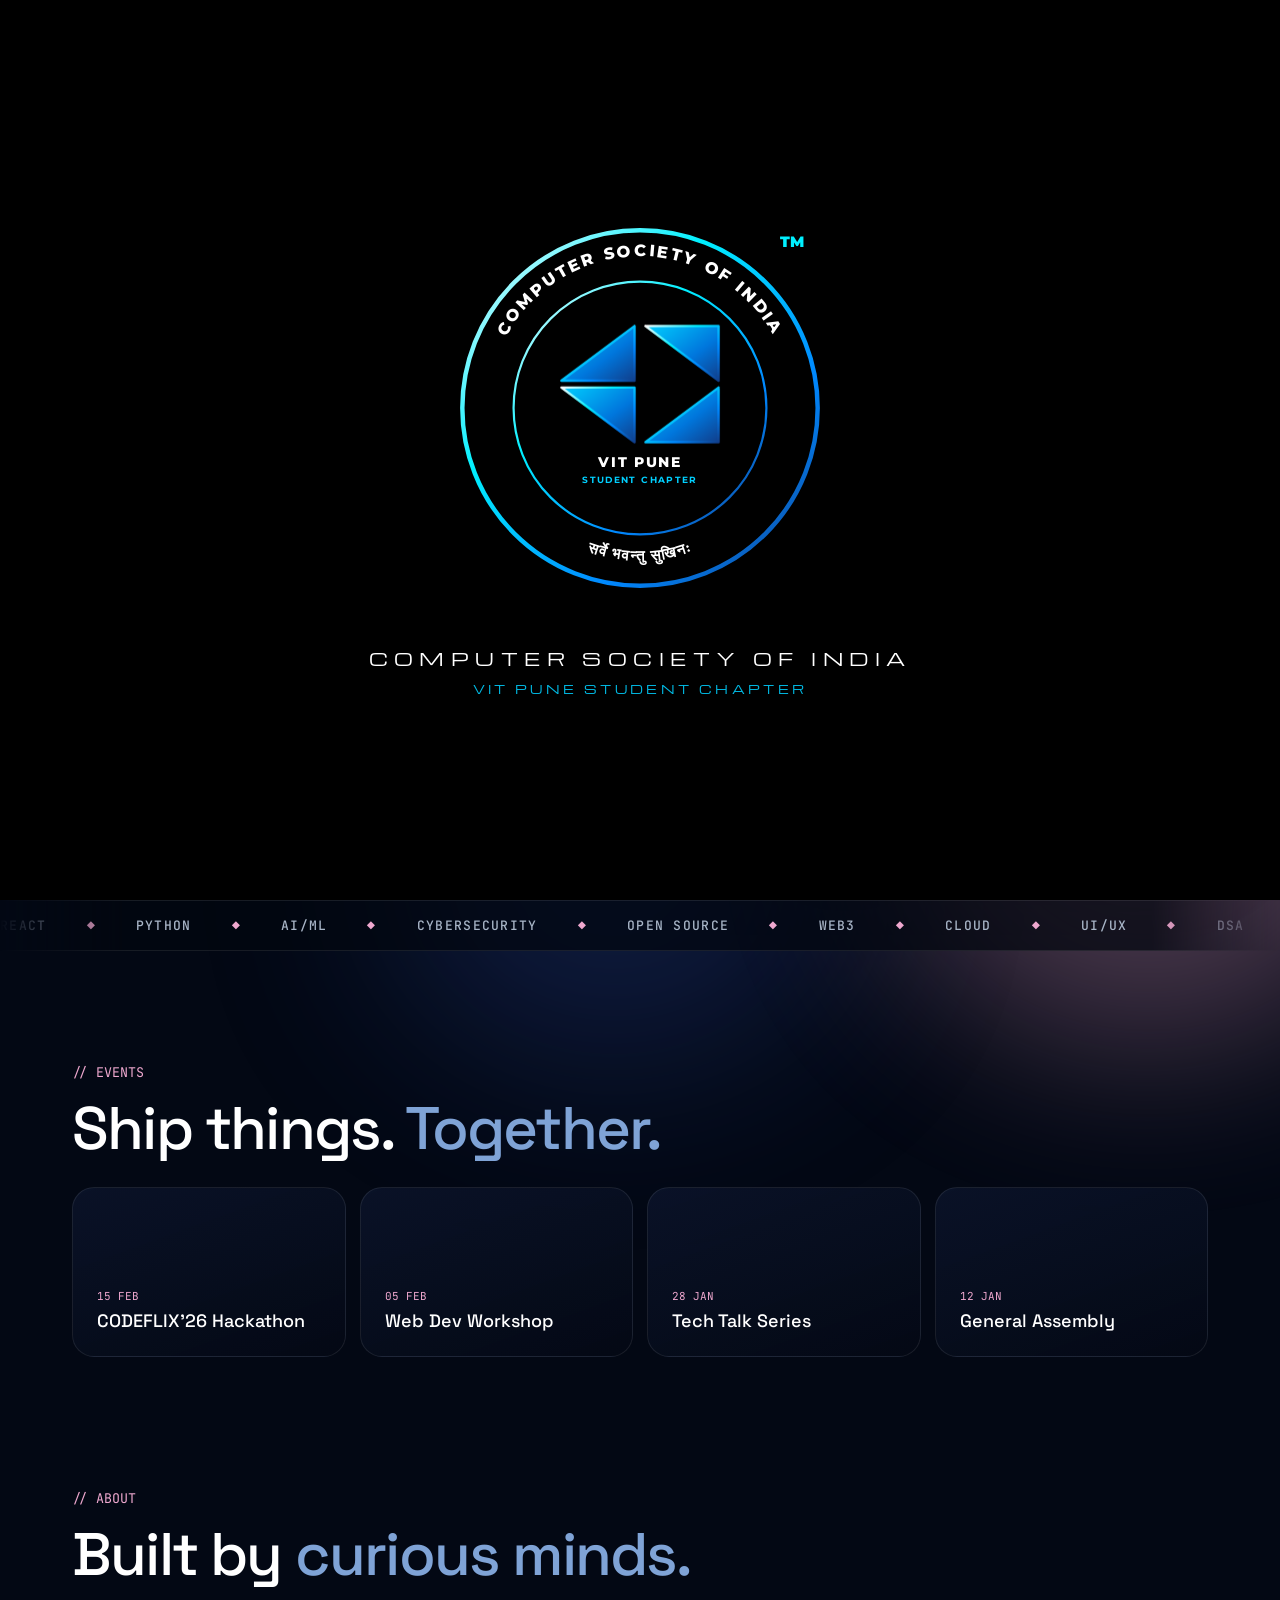
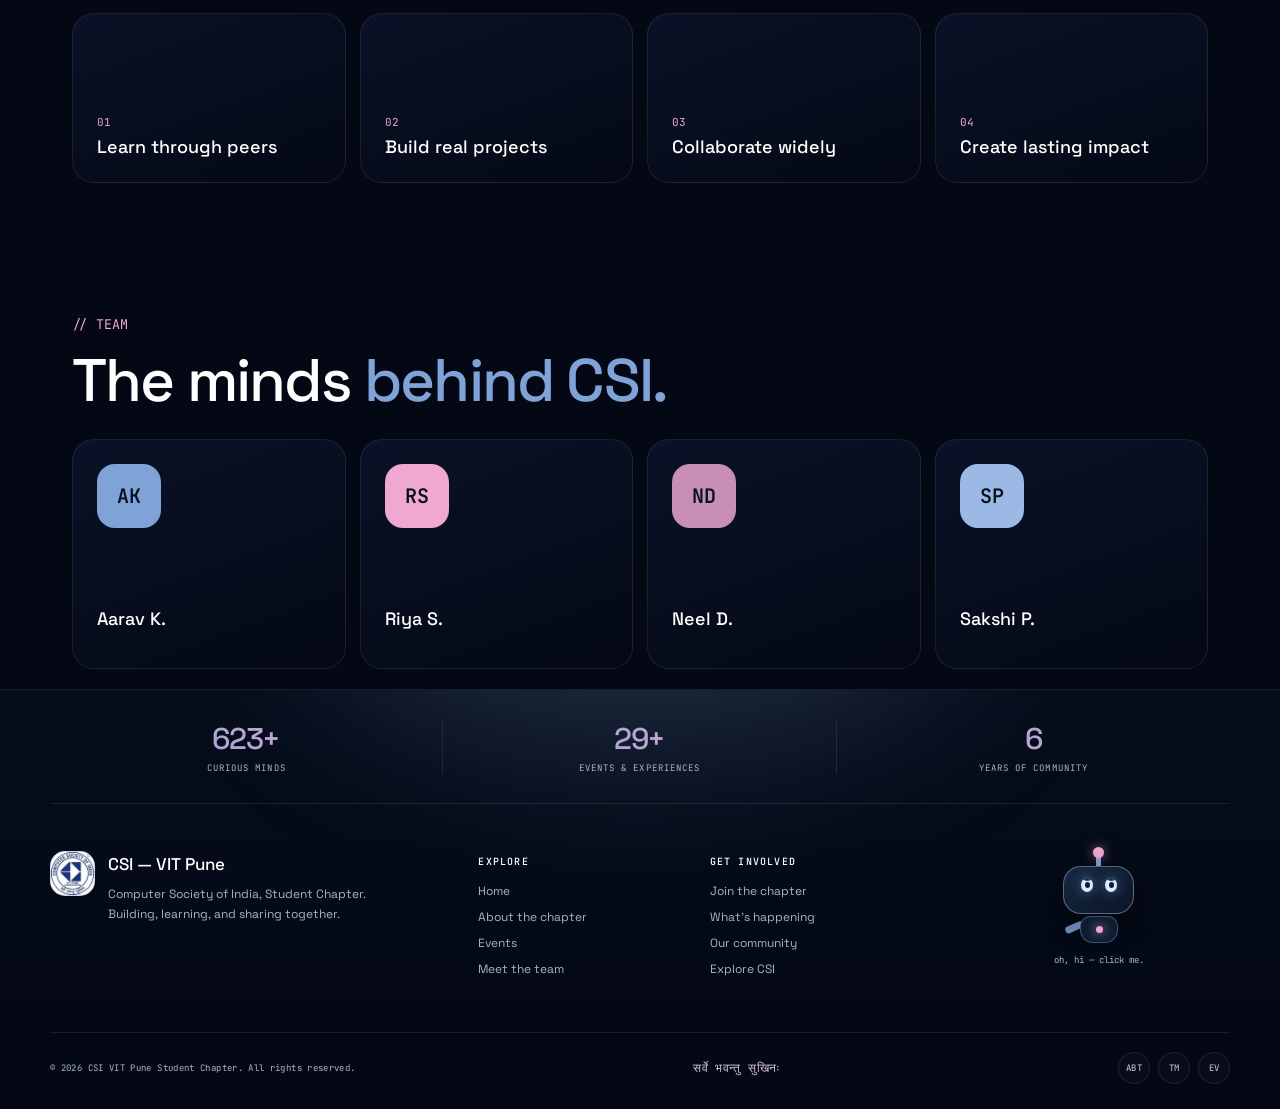
<file: index.html>
<!DOCTYPE html>
<html lang="en"><head><meta charset="utf-8">
<meta name="viewport" content="width=device-width, initial-scale=1, viewport-fit=cover">
<title>CSI VIT Pune</title>
<link href="https://fonts.googleapis.com/css2?family=Space+Grotesk:wght@400;500;600&family=JetBrains+Mono:wght@400;500&display=swap" rel="stylesheet">
<link rel="stylesheet" href="preloader.css">
<style>
:root{--bg:#06111F;--c:#0B1B2D;--b:#7FA3D6;--p:#EFA8CF;--t:#fff;--t2:#A8B5C7;--ln:rgba(255,255,255,.1);--mx:60%;--my:30%;box-sizing:border-box;padding-top:env(safe-area-inset-top,0px);padding-bottom:env(safe-area-inset-bottom,0px)}
*,*::before,*::after{box-sizing:border-box}
html{scroll-behavior:smooth;scroll-padding-top:90px}
body{margin:0;background:var(--bg);color:var(--t);font-family:'Space Grotesk',system-ui,sans-serif;overflow-x:hidden}
.mono{font-family:'JetBrains Mono',monospace}
body::before{content:"";position:fixed;inset:0;pointer-events:none;z-index:0;background:radial-gradient(500px circle at var(--mx) var(--my),rgba(127,163,214,.16),transparent 60%),linear-gradient(rgba(127,163,214,.05) 1px,transparent 1px),linear-gradient(90deg,rgba(127,163,214,.05) 1px,transparent 1px);background-size:auto,48px 48px,48px 48px}
#rain{position:fixed;inset:0;z-index:0;pointer-events:none;opacity:.5}
/* dock nav */
nav{position:fixed;z-index:50;top:max(14px,env(safe-area-inset-top,0px));left:50%;transform:translateX(-50%);width:min(1180px,calc(100% - 24px));display:flex;justify-content:space-between;align-items:center;padding:8px 10px;border-radius:20px;background:rgba(8,23,40,.6);backdrop-filter:blur(16px);-webkit-backdrop-filter:blur(16px);border:1px solid var(--ln)}
.dock{display:flex;align-items:center;gap:6px;min-width:0}
.logo{position:relative;display:flex;align-items:center;gap:10px;background:none;border:0;color:#fff;font:inherit;padding:2px 6px 2px 2px;cursor:pointer}
.chip{position:relative;width:42px;height:42px;perspective:300px}
.chip>div{position:absolute;inset:0;border-radius:12px;display:grid;place-items:center;font:600 13px 'JetBrains Mono';background:#7FA3D6;color:#06111F;transition:transform .7s cubic-bezier(.2,.8,.2,1);backface-visibility:hidden}
.chip .bk{transform:rotateY(180deg);background:var(--p)}
.dock.open .chip .fr{transform:rotateY(-180deg)}.dock.open .chip .bk{transform:none}
.ring{position:absolute;inset:-4px;width:50px;height:50px;transform:rotate(-90deg);pointer-events:none}
.ring circle{fill:none;stroke:var(--b);stroke-width:1.5;stroke-dasharray:138;stroke-dashoffset:138;opacity:.8}
.ring.run circle{animation:rg 4s linear forwards}@keyframes rg{to{stroke-dashoffset:0}}
.nm{text-align:left;line-height:1.15;font-size:14px;font-weight:600}.nm small{display:block;font:400 9px 'JetBrains Mono';color:var(--t2);letter-spacing:.1em}
.items{display:flex;gap:2px;max-width:0;overflow:hidden;opacity:0;transition:max-width .8s cubic-bezier(.2,.8,.2,1),opacity .4s}
.dock.open .items{max-width:520px;opacity:1}
.items a{white-space:nowrap;color:var(--t2);text-decoration:none;font:500 12.5px 'JetBrains Mono';padding:9px 12px;border-radius:10px;transform:translateX(-14px);opacity:0;transition:.5s cubic-bezier(.2,.8,.2,1),background .3s,color .3s}
.dock.open .items a{transform:none;opacity:1}
.dock.open .items a:nth-child(1){transition-delay:.15s,.15s,0s,0s}.dock.open .items a:nth-child(2){transition-delay:.25s,.25s,0s,0s}.dock.open .items a:nth-child(3){transition-delay:.35s,.35s,0s,0s}.dock.open .items a:nth-child(4){transition-delay:.45s,.45s,0s,0s}
.items a i{font-style:normal;color:var(--p);opacity:.7;margin-right:6px}
.items a:hover,.items a.on{background:rgba(127,163,214,.15);color:#fff}
.btn{position:relative;border:0;font:500 14px 'Space Grotesk';border-radius:999px;padding:13px 22px;background:var(--b);color:#06111F;cursor:pointer;display:inline-flex;gap:8px;align-items:center;transition:box-shadow .4s,background .3s;text-decoration:none;will-change:transform}
.btn:hover{box-shadow:0 8px 30px rgba(127,163,214,.45);background:#9bb9e4}
.btn.g{background:rgba(255,255,255,.04);color:#fff;border:1px solid var(--ln)}.btn.g:hover{background:rgba(255,255,255,.09);box-shadow:none}
.btn.sm{padding:10px 18px;font-size:13px}
/* hero */
.hero{position:relative;z-index:1;max-width:1180px;margin:0 auto;padding:130px 22px 60px;min-height:100vh;display:grid;grid-template-columns:1fr 1fr;gap:40px;align-items:center}
.pill{display:inline-flex;gap:10px;align-items:center;padding:8px 14px;border-radius:999px;border:1px solid var(--ln);background:rgba(255,255,255,.03);font:400 10.5px 'JetBrains Mono';letter-spacing:.12em;color:var(--t2)}
.pill i{width:7px;height:7px;border-radius:50%;background:var(--p);box-shadow:0 0 0 0 var(--p);animation:pu 2s infinite}@keyframes pu{70%{box-shadow:0 0 0 9px transparent}}
h1{font-weight:500;font-size:clamp(44px,6.2vw,84px);line-height:1.02;letter-spacing:-.03em;margin:22px 0}
h1 .ln{display:block;overflow:hidden}h1 .ln>span{display:block;transform:translateY(105%);animation:rv 1s cubic-bezier(.16,1,.3,1) forwards}
h1 .ln:nth-child(2)>span{animation-delay:.12s}h1 .ln:nth-child(3)>span{animation-delay:.24s}@keyframes rv{to{transform:none}}
h1 .acc{background:linear-gradient(90deg,var(--b),var(--p));-webkit-background-clip:text;background-clip:text;color:transparent}
.car{display:inline-block;width:.07em;height:.85em;background:var(--p);margin-left:.06em;vertical-align:-.05em;animation:bl 1s steps(1) infinite}@keyframes bl{50%{opacity:0}}
.lead{color:var(--t2);font-size:17px;line-height:1.65;max-width:460px}
.cta{display:flex;gap:12px;margin:28px 0;flex-wrap:wrap}
.mem{display:flex;align-items:center;gap:14px;font-size:13px}.mem small{display:block;color:var(--t2);font-size:11px}
.av{display:flex}.av i{width:30px;height:30px;border-radius:50%;margin-left:-8px;border:2px solid var(--bg);animation:fl 4s ease-in-out infinite}.av i:first-child{margin:0}
@keyframes fl{50%{transform:translateY(-4px)}}
/* card */
.cardw{perspective:1100px}
.card{position:relative;border-radius:30px;overflow:hidden;border:1px solid var(--ln);background:#071426;aspect-ratio:4/4.6;box-shadow:0 40px 80px rgba(0,0,0,.5);transition:transform .2s ease-out;transform-style:preserve-3d}
.card svg.sc{position:absolute;inset:0;width:100%;height:100%}
.ch{position:absolute;left:16px;top:16px;z-index:3}
.code line{stroke-dasharray:60;animation:cd 5s linear infinite}@keyframes cd{from{stroke-dashoffset:60}to{stroke-dashoffset:-60}}
.float{position:absolute;z-index:2;padding:10px 12px;border-radius:12px;background:rgba(127,163,214,.12);border:1px solid rgba(127,163,214,.35);backdrop-filter:blur(6px);font:400 10px 'JetBrains Mono';color:#cfe0f7;line-height:1.7;animation:fl 6s ease-in-out infinite}
.now{position:absolute;left:14px;right:14px;bottom:14px;z-index:3;padding:16px;border-radius:20px;background:rgba(8,23,40,.72);backdrop-filter:blur(14px);-webkit-backdrop-filter:blur(14px);border:1px solid var(--ln)}
.now small{font:400 9.5px 'JetBrains Mono';letter-spacing:.14em;color:var(--t2)}
.now h3{font-weight:500;font-size:20px;margin:6px 0 10px;transition:opacity .4s,transform .4s}
.tags{display:flex;gap:8px;flex-wrap:wrap;font:400 10px 'JetBrains Mono'}.tags span{padding:6px 10px;border-radius:999px;border:1px solid var(--ln);background:rgba(255,255,255,.04)}.tags b{color:var(--p);font-weight:500}
.log{margin-top:12px;height:58px;overflow:hidden;font:400 10.5px/1.7 'JetBrains Mono';color:var(--t2);mask-image:linear-gradient(transparent,#000 40%)}
.log div{animation:lg .4s both}.log .ok{color:#8fd6b0}.log .pk{color:var(--p)}@keyframes lg{from{opacity:0;transform:translateY(6px)}}
.dn{position:absolute;right:20px;top:20px;z-index:3;width:44px;height:44px;border-radius:50%;background:#fff;color:#06111F;border:0;display:grid;place-items:center;font-size:18px;cursor:pointer;transition:transform .4s}.dn:hover{transform:translateY(4px)}
/* marquee */
.mq{position:relative;z-index:1;overflow:hidden;border-block:1px solid var(--ln);padding:16px 0;background:rgba(8,23,40,.5);mask-image:linear-gradient(90deg,transparent,#000 10%,#000 90%,transparent)}
.mq div{display:flex;gap:40px;width:max-content;animation:mqa 30s linear infinite;font:500 13px 'JetBrains Mono';color:var(--t2);letter-spacing:.1em}.mq:hover div{animation-play-state:paused}.mq b{color:var(--p);font-weight:400}
@keyframes mqa{to{transform:translateX(-50%)}}
.sec{position:relative;z-index:1;max-width:1180px;margin:0 auto;padding:110px 22px 20px}
.sec h2{font-weight:500;font-size:clamp(34px,5vw,60px);letter-spacing:-.03em;margin:8px 0 20px}.sec h2 span{color:var(--b)}
.row{display:grid;grid-template-columns:repeat(4,1fr);gap:14px}
.cd{position:relative;padding:24px;border-radius:22px;border:1px solid var(--ln);background:linear-gradient(160deg,rgba(23,48,74,.55),rgba(11,27,45,.8));min-height:170px;display:flex;flex-direction:column;justify-content:flex-end;overflow:hidden;transition:.5s cubic-bezier(.2,.8,.2,1)}
.cd::before{content:"";position:absolute;inset:0;background:radial-gradient(220px circle at var(--x,50%) var(--y,0),rgba(239,168,207,.18),transparent 70%);opacity:0;transition:.4s}
.cd:hover{transform:translateY(-8px);border-color:rgba(127,163,214,.6)}.cd:hover::before{opacity:1}
.cd small{font:400 11px 'JetBrains Mono';color:var(--p)}.cd b{font-weight:500;font-size:18px;margin-top:6px}
.rv{opacity:0;transform:translateY(40px);transition:1s cubic-bezier(.16,1,.3,1)}.rv.in{opacity:1;transform:none}
footer{position:relative;z-index:1;text-align:center;color:var(--t2);font:400 11px 'JetBrains Mono';padding:80px 20px 40px}
@media(max-width:900px){.hero{grid-template-columns:1fr;padding-top:120px}.row{grid-template-columns:1fr 1fr}.nm small{display:none}
.items{position:absolute;left:10px;top:66px;flex-direction:column;background:rgba(8,23,40,.95);border-radius:16px;max-height:0;max-width:none;width:200px;transition:max-height .6s,opacity .4s}.dock.open .items{max-height:260px;max-width:none;padding:6px;border:1px solid var(--ln)}}
@media(max-width:520px){.row{grid-template-columns:1fr}.btn.sm{display:none}}
@media(prefers-reduced-motion:reduce){*{animation-duration:.01s!important}}

nav{display:grid;grid-template-columns:1fr auto 1fr}
.brand{font-weight:600;font-size:14px;line-height:1.2;padding-left:8px}.brand small{display:block;font:400 9px 'JetBrains Mono';color:var(--t2);letter-spacing:.1em}
.dock{gap:4px}.logo{padding:0}
.chip{width:56px;height:56px}
.rot{display:block;width:56px;height:56px;transition:transform 1s cubic-bezier(.2,.8,.2,1)}
.dock.open .rot{transform:rotate(360deg)}
.lg{width:56px;height:56px;border-radius:50%;display:block;box-shadow:0 0 0 2px rgba(127,163,214,.5),0 8px 24px rgba(0,0,0,.4);animation:spin 18s linear infinite}
@keyframes spin{to{transform:rotate(360deg)}}
.ring{inset:-6px;width:68px;height:68px}
.dock .items{max-width:0}.dock.open .items{max-width:240px}
.items.l{justify-content:flex-end}
.items.l a{transform:translateX(18px)}.items.r a{transform:translateX(-18px)}
.dock.open .items.l a:nth-child(2),.dock.open .items.r a:nth-child(1){transition-delay:.15s,.15s,0s,0s}
.dock.open .items.l a:nth-child(1),.dock.open .items.r a:nth-child(2){transition-delay:.3s,.3s,0s,0s}
@media(max-width:900px){.brand{display:none}nav{grid-template-columns:1fr auto 1fr}.btn.sm{display:inline-flex}
.items{top:84px;width:150px}.items.r{left:auto;right:10px}.dock .items{max-width:none}.dock.open .items{max-width:none}.items.l a{transform:translateX(-10px)}.items.r a{transform:translateX(10px)}}
@media(max-width:520px){.btn.sm{padding:9px 12px;font-size:12px}}

@media(pointer:fine){body,a,button{cursor:none}}
.cur,.cur2{position:fixed;left:0;top:0;z-index:99;pointer-events:none;width:20px;height:20px;border:1.5px solid #F4B6D7;margin:-10px 0 0 -10px;transition:width .3s,height .3s,margin .3s,rotate .4s,background .3s;display:none}
.cur::after{content:"";position:absolute;left:50%;top:50%;width:4px;height:4px;margin:-2px;background:#fff}
.cur2{opacity:.3;border-color:#fff;width:34px;height:34px;margin:-17px 0 0 -17px}
.cur.h{width:38px;height:38px;margin:-19px 0 0 -19px;rotate:45deg;background:rgba(239,168,207,.14);border-color:#fff}
@media(pointer:fine){.cur,.cur2{display:block}}
.cardw{position:relative}
.bb{position:absolute;border-radius:50%;pointer-events:none;background:radial-gradient(circle at 30% 25%,rgba(255,255,255,.3),rgba(127,163,214,.15) 50%,rgba(40,73,104,.08));border:1px solid rgba(255,255,255,.22);backdrop-filter:blur(5px);-webkit-backdrop-filter:blur(5px);box-shadow:0 18px 40px rgba(0,0,0,.35)}
.bb.a{width:200px;height:200px;right:-50px;top:-40px;z-index:-1;animation:bf 8s ease-in-out infinite}
.bb.b{width:90px;height:90px;left:-34px;top:46%;z-index:5;animation:bx 11s ease-in-out infinite;background:radial-gradient(circle at 30% 25%,rgba(244,182,215,.55),rgba(201,142,181,.2))}
.bb.c{width:60px;height:60px;right:12%;top:30%;z-index:5;animation:bo 14s linear infinite}
.bb.d{width:150px;height:150px;left:20%;bottom:-50px;z-index:-1;animation:bs 9s ease-in-out infinite}
@keyframes bf{50%{translate:0 -24px}}@keyframes bx{50%{translate:30px 0}}@keyframes bs{50%{scale:1.15}}
@keyframes bo{from{transform:rotate(0) translateX(22px) rotate(0)}to{transform:rotate(360deg) translateX(22px) rotate(-360deg)}}
.scan{position:fixed;left:0;right:0;height:120px;z-index:0;pointer-events:none;background:linear-gradient(transparent,rgba(127,163,214,.06),transparent);animation:sc 9s linear infinite}@keyframes sc{from{top:-120px}to{top:100%}}
.tm{align-items:flex-start;justify-content:space-between;min-height:230px}
.tm .av2{width:64px;height:64px;border-radius:18px;display:grid;place-items:center;font:600 20px 'JetBrains Mono';color:#06111F;transition:.5s}
.tm:hover{transform:translateY(-8px) rotate(-2deg)}.tm:nth-child(even):hover{transform:translateY(-8px) rotate(2deg)}
.tm:hover .av2{transform:scale(1.12) rotate(6deg)}
.tm .rl{opacity:0;transform:translateY(10px);transition:.5s;font:400 11px 'JetBrains Mono';color:var(--b)}.tm:hover .rl{opacity:1;transform:none}

#bg{position:fixed;inset:0;z-index:0;pointer-events:none}
.au{position:fixed;z-index:0;pointer-events:none;filter:blur(90px);opacity:.42;border-radius:50%}
.a1{width:620px;height:520px;left:-8%;top:8%;background:#6d4fe0;animation:am1 22s ease-in-out infinite}
.a2{width:560px;height:480px;right:-6%;top:-6%;background:#EFA8CF;opacity:.3;animation:am2 26s ease-in-out infinite}
.a3{width:520px;height:440px;left:34%;bottom:-14%;background:#3f6fc4;animation:am3 30s ease-in-out infinite}
@keyframes am1{50%{transform:translate(140px,90px) scale(1.2);border-radius:40% 60% 55% 45%}}
@keyframes am2{50%{transform:translate(-160px,120px) scale(1.15);border-radius:60% 40% 45% 55%}}
@keyframes am3{50%{transform:translate(120px,-100px) scale(1.25);border-radius:45% 55% 60% 40%}}
.hint{position:fixed;left:50%;bottom:22px;transform:translateX(-50%);z-index:60;font-size:11px;letter-spacing:.08em;color:#A8B5C7;padding:9px 16px;border-radius:999px;background:rgba(8,23,40,.7);border:1px solid rgba(255,255,255,.12);backdrop-filter:blur(10px);animation:hn 1s 1.5s both,hx 1s 9s forwards;white-space:nowrap}
@keyframes hn{from{opacity:0}}@keyframes hx{to{opacity:0;visibility:hidden}}

:root{--bg:#030814;--c:#060e1d;--ln:rgba(255,255,255,.085)}
body{background:#030814}
body::before{background:radial-gradient(480px circle at var(--mx) var(--my),rgba(127,163,214,.09),transparent 60%),linear-gradient(rgba(127,163,214,.035) 1px,transparent 1px),linear-gradient(90deg,rgba(127,163,214,.035) 1px,transparent 1px);background-size:auto,48px 48px,48px 48px}
body::after{content:"";position:fixed;inset:0;z-index:0;pointer-events:none;background:radial-gradient(ellipse at 45% 50%,transparent 35%,rgba(1,4,10,.75) 100%)}
nav{background:rgba(3,8,20,.72)}
.cd{background:linear-gradient(160deg,rgba(13,22,46,.75),rgba(4,9,21,.92))}
.now{background:rgba(3,8,20,.8)}.card{background:#030a17}
.mq{background:rgba(2,6,15,.7)}
.pill,.float{background-color:rgba(3,8,20,.55)}
.a1{background:#5a3cd4;opacity:.34;left:-12%;top:14%}
.a2{background:#c264d6;opacity:.42;right:-8%;top:-12%;width:680px;height:560px}
.a3{background:#EFA8CF;opacity:.3;left:auto;right:-10%;bottom:-16%}
.a4{position:fixed;z-index:0;pointer-events:none;filter:blur(100px);border-radius:50%;width:460px;height:380px;left:30%;bottom:-18%;background:#2f4fb0;opacity:.28;animation:am3 28s ease-in-out infinite}

.card{background:radial-gradient(circle at 80% 0,rgba(110,80,220,.16),transparent 55%),linear-gradient(170deg,#050d1e,#030a17)}
.pl{position:absolute;inset:0;padding:20px 22px 14px;display:flex;flex-direction:column;z-index:2}
.ph2{display:flex;justify-content:space-between;font-size:10.5px;letter-spacing:.2em;color:#cfd8e8}
.lv{display:flex;align-items:center;gap:8px;color:#A8B5C7}.lv i{width:6px;height:6px;border-radius:50%;background:#6fd3a3;opacity:.9;animation:pu2 2.4s infinite}@keyframes pu2{50%{opacity:.3;box-shadow:0 0 8px #6fd3a3}}
.nw{flex:1;min-height:150px;position:relative;transform:translate(calc(var(--px,0)*-7px),calc(var(--py,0)*-7px));transition:transform .25s ease-out}
.nw canvas{position:absolute;inset:0;width:100%;height:100%}
.big{text-align:center;transform:translate(calc(var(--px,0)*4px),calc(var(--py,0)*4px));transition:transform .25s ease-out}
.big .n{font-size:62px;font-weight:500;line-height:1;letter-spacing:-.04em;background:linear-gradient(90deg,#fff,#c9b8f5 70%,#9bb9e4);-webkit-background-clip:text;background-clip:text;color:transparent}
.big .lab{font-size:10.5px;letter-spacing:.3em;color:#A8B5C7;margin-top:6px}.big .tg{font-size:12.5px;color:#7d8da4;margin-top:6px}
.rn{margin-top:14px;padding-top:10px;border-top:1px solid rgba(255,255,255,.08)}
.rh{font-size:10px;letter-spacing:.26em;color:#7d8da4;margin-bottom:6px}
.rw{display:flex;align-items:center;gap:10px;font-size:13px;color:#A8B5C7;height:26px}.rw b{color:#fff;font-weight:500;margin-right:-4px}
.rw .ic{width:20px;color:#8ec9e0;font-size:12px}
.sd{margin-left:auto;width:6px;height:6px;border-radius:50%;background:#8ec9e0;animation:pu2 2.6s infinite}
.strip{display:flex;gap:8px;margin-top:12px;font-size:10.5px;letter-spacing:.12em}
.ch2{padding:7px 12px;border-radius:999px;border:1px solid rgba(255,255,255,.1);background:rgba(255,255,255,.03);color:#A8B5C7;transition:.4s cubic-bezier(.2,.8,.2,1)}
.ch2:hover,.ch2.on{transform:translateY(-3px);color:#fff;border-color:rgba(142,201,224,.6);box-shadow:0 6px 20px rgba(142,201,224,.14);background:rgba(142,201,224,.08)}
.ft{display:flex;justify-content:flex-end;margin-top:8px}
.ex{font-size:11px;letter-spacing:.18em;color:#cfd8e8;text-decoration:none;transition:.3s}.ex span{display:inline-block;transition:transform .3s;color:#EFA8CF}.ex:hover{color:#fff}.ex:hover span{transform:translateX(5px)}
@media(max-width:900px){.card{aspect-ratio:auto;height:660px}}
@media(max-width:420px){.big .n{font-size:50px}.strip{gap:5px}.ch2{padding:6px 9px}}
/* Shared interactive chapter footer */
.chapter-footer{position:relative;z-index:1;overflow:hidden;border-top:1px solid var(--ln);background:linear-gradient(180deg,#060d1b,#030814 78%);padding:0 max(22px,calc((100% - 1180px)/2)) 25px;text-align:left;color:var(--t);font:400 11px 'JetBrains Mono'}.cf-glow{position:absolute;width:650px;height:340px;left:50%;top:-280px;translate:-50% 0;border-radius:50%;background:#7fa3d633;filter:blur(85px);pointer-events:none}.cf-stats{position:relative;display:grid;grid-template-columns:repeat(3,1fr);border-bottom:1px solid var(--ln);padding:29px 0}.cf-stat{text-align:center;border-right:1px solid var(--ln)}.cf-stat:last-child{border:0}.cf-num{font:500 30px 'Space Grotesk';letter-spacing:-.04em;background:linear-gradient(90deg,var(--b),var(--p));-webkit-background-clip:text;background-clip:text;color:transparent}.cf-label{margin-top:4px;color:var(--t2);font:400 9px 'JetBrains Mono';letter-spacing:.12em;text-transform:uppercase}.cf-top{position:relative;display:grid;grid-template-columns:1.5fr .75fr .85fr 1fr;gap:34px;padding:47px 0 36px}.cf-brand{display:flex;align-items:flex-start;gap:13px}.cf-mark{width:45px;height:45px;flex:none;display:grid;place-items:center;border:1px solid #7fa3d66b;border-radius:15px;background:#7fa3d61a;color:var(--b);font:500 12px 'JetBrains Mono'}.cf-brand h3{font:500 17px 'Space Grotesk';margin:2px 0 9px}.cf-brand p{max-width:285px;color:var(--t2);font:400 12px/1.7 'Space Grotesk';margin:0}.cf-col h4{margin:4px 0 15px;color:#fff;font:500 10px 'JetBrains Mono';letter-spacing:.12em;text-transform:uppercase}.cf-col a{display:block;width:max-content;margin:10px 0;color:var(--t2);font:400 12px 'Space Grotesk';text-decoration:none;transition:color .2s,translate .2s}.cf-col a:hover{color:#fff;translate:4px 0}.cf-robot-col{text-align:center;min-height:145px;position:relative}.cf-robot{position:relative;width:87px;height:96px;margin:0 auto 7px;padding:0;display:block;border:0;background:transparent;cursor:pointer;transform-origin:50% 100%;animation:robot-float 4s ease-in-out infinite}.cf-robot:hover{animation:robot-wave .55s ease-in-out 2}.cf-ant{position:absolute;top:0;left:41px;width:5px;height:18px;background:var(--b);border-radius:4px}.cf-ant:after{content:"";position:absolute;top:-4px;left:-3px;width:11px;height:11px;border-radius:50%;background:var(--p);box-shadow:0 0 12px #efa8cf99}.cf-head{position:absolute;left:8px;top:15px;width:71px;height:48px;border:1px solid #a8b5c77c;border-radius:18px;background:linear-gradient(145deg,#172943,#0b1526);box-shadow:0 9px 28px #0007}.cf-face{position:absolute;inset:11px;display:flex;justify-content:center;gap:12px}.cf-eye{position:relative;width:12px;height:14px;border-radius:50%;background:#dceaff;overflow:hidden;box-shadow:0 0 12px #7fa3d688}.cf-pupil{position:absolute;left:4px;top:4px;width:5px;height:6px;border-radius:50%;background:#101c30;transition:transform .1s}.cf-lid{position:absolute;top:-15px;left:-2px;width:17px;height:18px;border-radius:50%;background:#192b43;animation:blink 5s infinite}.cf-body{position:absolute;left:25px;top:65px;width:38px;height:27px;border:1px solid #7fa3d668;border-radius:10px 10px 13px 13px;background:#0e1b30}.cf-body:after{content:"";position:absolute;left:15px;top:9px;width:7px;height:7px;border-radius:50%;background:var(--p);box-shadow:0 0 11px var(--p)}.cf-arm{position:absolute;top:69px;left:9px;width:19px;height:7px;border-radius:5px;background:#6885ad;transform:rotate(-24deg);transform-origin:right center}.cf-robot-col:hover .cf-arm{animation:wave .4s ease-in-out 3}.cf-speech{position:absolute;z-index:3;right:0;bottom:90px;width:min(240px,72vw);padding:11px 13px;border:1px solid #ffffff24;border-radius:15px;background:#0d1a2df2;box-shadow:0 12px 32px #0008;color:#e8eef8;text-align:left;font:400 11px/1.55 'Space Grotesk';opacity:0;transform:translateY(8px) scale(.97);pointer-events:none;transition:.25s}.cf-speech:after{content:"";position:absolute;right:30px;bottom:-6px;width:10px;height:10px;rotate:45deg;border-right:1px solid #ffffff24;border-bottom:1px solid #ffffff24;background:#0d1a2d}.cf-robot-col.active .cf-speech{opacity:1;transform:none}.cf-caption{color:var(--t2);font:400 9px 'JetBrains Mono'}.cf-bottom{position:relative;border-top:1px solid var(--ln);padding-top:19px;display:flex;align-items:center;justify-content:space-between;gap:15px;color:var(--t2);font:400 9px 'JetBrains Mono';letter-spacing:.04em}.cf-motto{color:#d5c5d2;font-size:12px}.cf-social{display:flex;gap:8px}.cf-social a{width:32px;height:32px;display:grid;place-items:center;border:1px solid var(--ln);border-radius:50%;background:#ffffff05;color:var(--t2);font:500 9px 'JetBrains Mono';text-decoration:none;transition:color .2s,border-color .2s}.cf-social a:hover{color:#fff;border-color:#7fa3d680}@keyframes robot-float{50%{transform:translateY(-5px)}}@keyframes robot-wave{25%{transform:rotate(-6deg)}75%{transform:rotate(6deg)}}@keyframes wave{50%{transform:rotate(22deg)}}@keyframes blink{0%,46%,50%,100%{transform:translateY(0)}48%{transform:translateY(13px)}}@media(max-width:850px){.cf-top{grid-template-columns:1.4fr 1fr 1fr;gap:25px}.cf-robot-col{grid-column:1/-1;min-height:110px;display:flex;align-items:center;justify-content:center;gap:18px}.cf-robot{margin:0}.cf-speech{right:calc(50% - 120px)}}@media(max-width:560px){.chapter-footer{padding:0 18px 22px}.cf-stats{padding:22px 0}.cf-num{font-size:23px}.cf-label{font-size:8px}.cf-top{grid-template-columns:1fr 1fr;gap:24px 15px;padding:35px 0 25px}.cf-brand{grid-column:1/-1}.cf-robot-col{grid-column:1/-1}.cf-bottom{flex-wrap:wrap;justify-content:center;text-align:center;padding:18px 0 0}.cf-copy{width:100%}}
.cf-mark{overflow:hidden;background:#fff;padding:0}.cf-mark img{display:block;width:100%;height:100%;object-fit:cover;border-radius:inherit}.lg{object-fit:cover;background:#fff}
</style></head><body>
<!-- CSI Cinematic Preloader Intro -->
<div id="csi-preloader">
  <div class="csi-preloader-content">
    <svg viewBox="0 0 600 600" xmlns="http://www.w3.org/2000/svg" xmlns:xlink="http://www.w3.org/1999/xlink" class="csi-preloader-svg">
      <defs>
        <linearGradient id="csiGrad" x1="0%" y1="0%" x2="100%" y2="100%">
          <stop offset="0%" stop-color="#ffffff"/>
          <stop offset="35%" stop-color="#00f0ff"/>
          <stop offset="70%" stop-color="#0088ff"/>
          <stop offset="100%" stop-color="#113f8c"/>
        </linearGradient>
        <linearGradient id="csiFill" x1="0%" y1="0%" x2="100%" y2="100%">
          <stop offset="0%" stop-color="#00d0ff"/>
          <stop offset="60%" stop-color="#0077dd"/>
          <stop offset="100%" stop-color="#113f8c"/>
        </linearGradient>
        <path id="preTopArc" d="M 78 300 A 222 222 0 1 1 522 300" fill="none"/>
        <path id="preBottomArc" d="M 76 300 A 224 224 0 0 0 524 300" fill="none"/>
      </defs>
      <path class="csi-draw csi-outer" d="M 300 40 A 260 260 0 1 0 300 560 A 260 260 0 1 0 300 40 Z" stroke="url(#csiGrad)" stroke-width="6.5" fill="none" stroke-linecap="round" stroke-linejoin="round"/>
      <path class="csi-draw csi-inner" d="M 300 115 A 185 185 0 1 0 300 485 A 185 185 0 1 0 300 115 Z" stroke="url(#csiGrad)" stroke-width="3.2" fill="none" stroke-linecap="round" stroke-linejoin="round"/>
      <text class="csi-fade csi-top-text" fill="#ffffff" font-size="24" font-family="'Montserrat', sans-serif" font-weight="800" letter-spacing="4">
        <textPath href="#preTopArc" xlink:href="#preTopArc" startOffset="50%" text-anchor="middle">
          COMPUTER SOCIETY OF INDIA
        </textPath>
      </text>
      <text class="csi-fade csi-tm" x="505" y="65" fill="#00f0ff" font-size="22" font-family="'Montserrat', sans-serif" font-weight="900">
        TM
      </text>
      <path class="csi-draw csi-tri csi-t1" d="M 292 180 L 185 260 L 292 260 Z" stroke="url(#csiGrad)" stroke-width="3.5" fill="url(#csiFill)" stroke-linejoin="round" stroke-linecap="round"/>
      <path class="csi-draw csi-tri csi-t2" d="M 292 270 L 185 270 L 292 350 Z" stroke="url(#csiGrad)" stroke-width="3.5" fill="url(#csiFill)" stroke-linejoin="round" stroke-linecap="round"/>
      <path class="csi-draw csi-tri csi-t3" d="M 308 180 L 415 180 L 415 260 Z" stroke="url(#csiGrad)" stroke-width="3.5" fill="url(#csiFill)" stroke-linejoin="round" stroke-linecap="round"/>
      <path class="csi-draw csi-tri csi-t4" d="M 415 270 L 415 350 L 308 350 Z" stroke="url(#csiGrad)" stroke-width="3.5" fill="url(#csiFill)" stroke-linejoin="round" stroke-linecap="round"/>
      <g class="csi-fade csi-mid-text">
        <text x="300" y="386" text-anchor="middle" fill="#ffffff" font-size="20" font-family="'Montserrat', sans-serif" font-weight="800" letter-spacing="2.5">VIT PUNE</text>
        <text x="300" y="410" text-anchor="middle" fill="#00d0ff" font-size="13.5" font-family="'Montserrat', sans-serif" font-weight="700" letter-spacing="2">STUDENT CHAPTER</text>
      </g>
      <text class="csi-fade csi-motto" fill="#ffffff" font-size="22" font-family="'Montserrat', 'Noto Sans Devanagari', sans-serif" font-weight="700" letter-spacing="2">
        <textPath href="#preBottomArc" xlink:href="#preBottomArc" startOffset="50%" text-anchor="middle">
          सर्वे भवन्तु सुखिनः
        </textPath>
      </text>
    </svg>
    <div class="csi-preloader-title">
      <div class="csi-pre-t1">COMPUTER SOCIETY OF INDIA</div>
      <div class="csi-pre-t2">VIT PUNE STUDENT CHAPTER</div>
    </div>
  </div>
</div>
<div class="cur"></div><div class="cur2"></div><div class="scan"></div>
<div class="au a1"></div><div class="au a2"></div><div class="au a3"></div><div class="a4"></div><canvas id="bg"></canvas><div class="hint mono">click anywhere → ripple · move cursor → connect</div>
<nav>
 <div class="brand"><b>CSI VIT Pune</b><small id="sub">STUDENT CHAPTER</small></div>
 <div class="dock" id="dock">
  <div class="items l"><a href="#home" class="on"><i>01</i>Home</a><a href="about.html"><i>02</i>About</a></div>
  <button class="logo" id="logo" aria-label="Toggle menu"><span class="chip"><span class="rot"><img class="lg" src="csi-official-logo.png" alt="CSI VIT Pune"></span><svg class="ring" id="ring" viewBox="0 0 50 50"><circle cx="25" cy="25" r="22"/></svg></span></button>
  <div class="items r"><a href="#events"><i>03</i>Events</a><a href="#team"><i>04</i>Team</a></div>
 </div>
 <button class="btn sm mag" data-j style="justify-self:end">Join the chapter →</button>
</nav>

<section class="hero" id="home">
 <div>
  <div class="pill mono"><i></i>BUILDING WHAT'S NEXT · EST. 2016</div>
  <h1><span class="ln"><span>Where curious</span></span><span class="ln"><span>minds</span></span><span class="ln"><span class="acc"><span id="tw"></span><span class="car"></span></span></span></h1>
  <p class="lead">CSI VIT Pune is a student-led community for makers, problem-solvers and technologists turning ambitious ideas into shared momentum.</p>
  <div class="cta"><a class="btn mag" href="#events">Explore our events ↗</a><a class="btn g mag" href="#team">Meet the community</a></div>
  <div class="mem"><div class="av"><i style="background:#7FA3D6"></i><i style="background:#C98EB5"></i><i style="background:#F4B6D7"></i><i style="background:#284968"></i></div><div><b class="mono" id="cnt">0</b>+ active members<small>One chapter. Infinite possibilities.</small></div></div>
 </div>
 <div class="cardw"><div class="bb a"></div><div class="bb d"></div><div class="bb b"></div><div class="bb c"></div><div class="card" id="card"><div class="pl">
 <div class="ph2 mono"><span>CSI VIT PUNE</span><span class="lv"><i></i>COMMUNITY PULSE</span></div>
 <div class="nw"><canvas id="net"></canvas></div>
 <div class="big"><div class="n"><span id="mc">0</span>+</div><div class="lab mono">MINDS CONNECTED</div><div class="tg">Learning. Building. Connecting.</div></div>
 <div class="rn"><div class="rh mono">RIGHT NOW</div>
  <div class="rw"><span class="ic">⚡</span><b>12</b> projects being built<i class="sd"></i></div>
  <div class="rw"><span class="ic">◉</span><b>6</b> teams collaborating<i class="sd" style="animation-delay:-.7s"></i></div>
  <div class="rw"><span class="ic">✦</span><b>3</b> projects shipping<i class="sd" style="animation-delay:-1.4s"></i></div></div>
 <div class="strip mono"><span class="ch2" data-i="0">WEB</span><span class="ch2" data-i="1">AI/ML</span><span class="ch2" data-i="2">CYBER</span><span class="ch2" data-i="3">CP</span><span class="ch2" data-i="4">CLOUD</span></div>
 <div class="ft"><a class="ex mono" href="#about">EXPLORE CSI <span>→</span></a></div>
</div></div></div>
</section>

<div class="mq"><div id="mq"></div></div>

<section class="sec rv" id="events"><small class="mono" style="color:var(--p)">// EVENTS</small><h2>Ship things. <span>Together.</span></h2><div class="row" id="evr"></div></section>
<section class="sec rv" id="about"><small class="mono" style="color:var(--p)">// ABOUT</small><h2>Built by <span>curious minds.</span></h2><div class="row"><div class="cd"><small>01</small><b>Learn through peers</b></div><div class="cd"><small>02</small><b>Build real projects</b></div><div class="cd"><small>03</small><b>Collaborate widely</b></div><div class="cd"><small>04</small><b>Create lasting impact</b></div></div></section>
<section class="sec rv" id="team"><small class="mono" style="color:var(--p)">// TEAM</small><h2>The minds <span>behind CSI.</span></h2><div class="row" id="tr"></div></section>
<footer class="chapter-footer" id="chapter-footer">
  <div class="cf-glow"></div>
  <div class="cf-stats" aria-label="Chapter at a glance"><div class="cf-stat"><div class="cf-num" data-footer-count="850" data-suffix="+">0</div><div class="cf-label">Curious minds</div></div><div class="cf-stat"><div class="cf-num" data-footer-count="40" data-suffix="+">0</div><div class="cf-label">Events &amp; experiences</div></div><div class="cf-stat"><div class="cf-num" data-footer-count="8" data-suffix="">0</div><div class="cf-label">Years of community</div></div></div>
  <div class="cf-top">
    <div class="cf-brand"><div class="cf-mark"><img src="csi-official-logo.png" alt="Computer Society of India, VIT Pune"></div><div><h3>CSI — VIT Pune</h3><p>Computer Society of India, Student Chapter. Building, learning, and sharing together.</p></div></div>
    <div class="cf-col"><h4>Explore</h4><a href="#home">Home</a><a href="about.html#feature-hub">About the chapter</a><a href="#events">Events</a><a href="#team">Meet the team</a></div>
    <div class="cf-col"><h4>Get involved</h4><a href="about.html#join">Join the chapter</a><a href="#events">What’s happening</a><a href="about.html#feature-hub">Our community</a><a href="about.html#feature-hub">Explore CSI</a></div>
    <div class="cf-robot-col" id="cf-robot-col"><div class="cf-speech" id="cf-speech" role="status" aria-live="polite">A little curiosity goes a long way. ✦</div><button class="cf-robot" id="cf-robot" type="button" aria-label="Say hello to the CSI mascot"><span class="cf-ant"></span><span class="cf-head"><span class="cf-face"><span class="cf-eye"><span class="cf-pupil"></span><span class="cf-lid"></span></span><span class="cf-eye"><span class="cf-pupil"></span><span class="cf-lid"></span></span></span></span><span class="cf-arm"></span><span class="cf-body"></span></button><div class="cf-caption" id="cf-caption">psst… say hello before you go.</div></div>
  </div>
  <div class="cf-bottom"><div class="cf-copy">© 2026 CSI VIT Pune Student Chapter. All rights reserved.</div><div class="cf-motto">सर्वे भवन्तु सुखिनः</div><div class="cf-social" aria-label="Quick links"><a href="about.html#feature-hub" aria-label="About page">ABT</a><a href="#team" aria-label="Meet the team">TM</a><a href="#events" aria-label="Explore events">EV</a></div></div>
</footer>

<script>
const $=s=>document.querySelector(s),$$=s=>[...document.querySelectorAll(s)];
// dock: click or auto-interval
const dock=$('#dock'),ring=$('#ring'),sub=$('#sub');let tm,auto=true;
function setOpen(o){dock.classList.toggle('open',o);sub.textContent=o?'~/navigation':'STUDENT CHAPTER';ring.classList.remove('run');if(o&&auto){void ring.getBoundingClientRect();ring.classList.add('run');clearTimeout(tm);tm=setTimeout(()=>setOpen(false),4000)}}
$('#logo').onclick=()=>{auto=false;clearTimeout(tm);setOpen(!dock.classList.contains('open'))};
setTimeout(()=>setOpen(true),1500);
setInterval(()=>{if(auto&&!dock.classList.contains('open'))setOpen(true)},9000);
$$('.items a').forEach(a=>a.onclick=()=>{$$('.items a').forEach(x=>x.classList.toggle('on',x===a))});
// typewriter
const W=['compile the future.','ship the future.','debug the future.','hack the future.'];let wi=0,ci=0,del=false;const tw=$('#tw');
(function ty(){const w=W[wi];ci+=del?-1:1;tw.textContent=w.slice(0,ci);let d=del?35:75;if(!del&&ci===w.length){del=true;d=1800}else if(del&&ci===0){del=false;wi=(wi+1)%W.length;d=300}setTimeout(ty,d)})();
// projects + log
const PJ=[['Open-source campus navigator',24,['git clone campus-nav','npm run build','✓ 142 tests passed','merge #218 → main','deploy → prod ✓']],['Hackathon judging platform',18,['docker compose up','migrate db ✓','✓ 96 tests passed','merge #77 → main','deploy → staging ✓']],['AI study buddy for peers',31,['pip install -r req.txt','train epoch 3/10','val_acc: 0.91','merge #41 → main','model → registry ✓']]];
let pi=0,li=0;const log=$('#log');
function line(){const l=PJ[pi][2][li%5];const d=document.createElement('div');d.innerHTML=`<span class="pk">$</span> ${l}`;if(l.includes('✓'))d.className='ok';log.appendChild(d);if(log.children.length>4)log.firstChild.remove();li++;if(li%5===0){pi=(pi+1)%PJ.length;const h=$('#pj');h.style.opacity=0;h.style.transform='translateY(8px)';setTimeout(()=>{h.textContent=PJ[pi][0];$('#ct').textContent=PJ[pi][1];h.style.opacity=1;h.style.transform='none'},400)}}

// marquee
const T=['REACT','PYTHON','AI/ML','CYBERSECURITY','OPEN SOURCE','WEB3','CLOUD','UI/UX','DSA','IOT'];$('#mq').innerHTML=[...T,...T].map(t=>`<span>${t}</span><b>◆</b>`).join('');
// cards
const E=[['15 FEB','CODEFLIX\'26 Hackathon'],['05 FEB','Web Dev Workshop'],['28 JAN','Tech Talk Series'],['12 JAN','General Assembly']];
$('#evr').innerHTML=E.map(e=>`<div class="cd"><small>${e[0]}</small><b>${e[1]}</b></div>`).join('');
$('#tr').innerHTML=['Chairperson','Vice Chair','Tech Head','Design Lead'].map((r,i)=>`<div class="cd"><small>0${i+1}</small><b>${r}</b></div>`).join('');
$$('.cd').forEach(c=>c.addEventListener('mousemove',e=>{const r=c.getBoundingClientRect();c.style.setProperty('--x',e.clientX-r.left+'px');c.style.setProperty('--y',e.clientY-r.top+'px')}));
// cursor glow + tilt + magnetic
addEventListener('mousemove',e=>{document.body.style.setProperty('--mx',e.clientX+'px');document.body.style.setProperty('--my',e.clientY+'px')});
const card=$('#card');card.parentElement.addEventListener('mousemove',e=>{const r=card.getBoundingClientRect(),x=(e.clientX-r.left)/r.width-.5,y=(e.clientY-r.top)/r.height-.5;card.style.transform=`rotateY(${x*8}deg) rotateX(${-y*8}deg)`});
card.parentElement.addEventListener('mouseleave',()=>card.style.transform='');
$$('.mag').forEach(b=>{b.addEventListener('mousemove',e=>{const r=b.getBoundingClientRect();b.style.transform=`translate(${(e.clientX-r.left-r.width/2)*.2}px,${(e.clientY-r.top-r.height/2)*.3}px)`});b.addEventListener('mouseleave',()=>b.style.transform='')});
// reveal + count
const io=new IntersectionObserver(es=>es.forEach(e=>{if(e.isIntersecting){e.target.classList.add('in');io.unobserve(e.target)}}),{threshold:.15});$$('.rv').forEach(n=>io.observe(n));
(function(){const t0=performance.now()+1200;(function f(t){const p=Math.max(0,Math.min(1,(t-t0)/1800));$('#cnt').textContent=Math.round(850*(1-Math.pow(1-p,3)));if(p<1)requestAnimationFrame(f)})(performance.now())})();
// active nav on scroll
const so=new IntersectionObserver(es=>es.forEach(e=>{if(e.isIntersecting)$$('.items a').forEach(a=>a.classList.toggle('on',a.getAttribute('href')==='#'+e.target.id))}),{rootMargin:'-45% 0px -50% 0px'});$$('section[id]').forEach(s=>so.observe(s));
</script><script>
const cu=document.querySelector('.cur'),c2=document.querySelector('.cur2');let mx=0,my=0,x1=0,y1=0,x2=0,y2=0;
addEventListener('mousemove',e=>{mx=e.clientX;my=e.clientY});
(function l(){x1+=(mx-x1)*.35;y1+=(my-y1)*.35;x2+=(mx-x2)*.12;y2+=(my-y2)*.12;cu.style.transform=`translate(${x1}px,${y1}px)`;c2.style.transform=`translate(${x2}px,${y2}px)`;requestAnimationFrame(l)})();
document.addEventListener('mouseover',e=>cu.classList.toggle('h',!!e.target.closest('a,button,.cd,.card')));
const cols=['#7FA3D6','#EFA8CF','#C98EB5','#9bb9e4'];
document.getElementById('tr').innerHTML=[['AK','Aarav K.','Chairperson'],['RS','Riya S.','Vice Chair'],['ND','Neel D.','Tech Head'],['SP','Sakshi P.','Design Lead']].map((m,i)=>`<div class="cd tm"><div class="av2" style="background:${cols[i]}">${m[0]}</div><div><b>${m[1]}</b><div class="rl">${m[2]}</div></div></div>`).join('');
document.querySelectorAll('.tm').forEach(c=>c.addEventListener('mousemove',e=>{const r=c.getBoundingClientRect();c.style.setProperty('--x',e.clientX-r.left+'px');c.style.setProperty('--y',e.clientY-r.top+'px')}));
</script><script>
(function(){
const cv=document.getElementById('bg'),c=cv.getContext('2d');let W,H,dpr=Math.min(devicePixelRatio||1,2),P=[],CT=[],R=[],m={x:-999,y:-999},G=48;
function size(){W=innerWidth;H=innerHeight;cv.width=W*dpr;cv.height=H*dpr;c.setTransform(dpr,0,0,dpr,0,0);
 const n=Math.round(Math.min(90,W*H/16000));P=Array.from({length:n},()=>({x:Math.random()*W,y:Math.random()*H,vx:(Math.random()-.5)*.28,vy:(Math.random()-.5)*.28,r:Math.random()*1.3+.6}));
 CT=[];for(let k=0;k<9;k++){let x=k%2?W+10:-10,dir=k%2?-1:1,y=Math.random()*H,pts=[[x,y]];const segs=5+Math.floor(Math.random()*4);
  for(let s=0;s<segs;s++){x+=dir*(80+Math.random()*180);pts.push([x,y]);const dy=(Math.random()<.5?-1:1)*(40+Math.random()*90);y=Math.max(20,Math.min(H-20,y+dy));x+=dir*Math.abs(dy);pts.push([x,y])}
  let L=[],tot=0;for(let i=1;i<pts.length;i++){const l=Math.hypot(pts[i][0]-pts[i-1][0],pts[i][1]-pts[i-1][1]);L.push(l);tot+=l}
  CT.push({pts,L,tot,t:Math.random()*tot,sp:.6+Math.random()*.9,pk:Math.random()<.3})}}
size();addEventListener('resize',size);
addEventListener('mousemove',e=>{m.x=e.clientX;m.y=e.clientY});
addEventListener('mouseleave',()=>{m.x=m.y=-999});
addEventListener('click',e=>R.push({x:e.clientX,y:e.clientY,r:0}));
addEventListener('touchstart',e=>{const t=e.touches[0];R.push({x:t.clientX,y:t.clientY,r:0});m.x=t.clientX;m.y=t.clientY},{passive:true});
function at(ct,d){let i=0;while(i<ct.L.length-1&&d>ct.L[i]){d-=ct.L[i];i++}const a=ct.pts[i],b=ct.pts[i+1],f=Math.min(1,d/ct.L[i]);return[a[0]+(b[0]-a[0])*f,a[1]+(b[1]-a[1])*f]}
function frame(){c.clearRect(0,0,W,H);
 // circuit traces
 c.lineWidth=1;CT.forEach(ct=>{c.strokeStyle='rgba(127,163,214,.13)';c.beginPath();ct.pts.forEach((p,i)=>i?c.lineTo(p[0],p[1]):c.moveTo(p[0],p[1]));c.stroke();
  ct.pts.forEach((p,i)=>{if(i%2===0&&i>0){c.fillStyle='rgba(127,163,214,.3)';c.beginPath();c.arc(p[0],p[1],2.2,0,7);c.fill()}});
  ct.t=(ct.t+ct.sp)%ct.tot;const col=ct.pk?'239,168,207':'159,190,240';
  for(let k=0;k<7;k++){const q=at(ct,Math.max(0,ct.t-k*7));c.fillStyle=`rgba(${col},${.8-k*.11})`;c.beginPath();c.arc(q[0],q[1],2.4-k*.25,0,7);c.fill()}});
 // grid ripples
 R=R.filter(r=>r.r<Math.max(W,H)*.9);
 R.forEach(r=>{r.r+=5;const life=1-r.r/(Math.max(W,H)*.9);
  c.strokeStyle=`rgba(239,168,207,${.5*life})`;c.lineWidth=1.5;c.beginPath();c.arc(r.x,r.y,r.r,0,7);c.stroke();
  c.strokeStyle=`rgba(127,163,214,${.25*life})`;c.beginPath();c.arc(r.x,r.y,r.r*.82,0,7);c.stroke();
  const x0=Math.max(0,Math.floor((r.x-r.r-70)/G)),x1=Math.min(W/G,Math.ceil((r.x+r.r+70)/G)),y0=Math.max(0,Math.floor((r.y-r.r-70)/G)),y1=Math.min(H/G,Math.ceil((r.y+r.r+70)/G));
  for(let gx=x0;gx<=x1;gx++)for(let gy=y0;gy<=y1;gy++){const d=Math.hypot(gx*G-r.x,gy*G-r.y),e=Math.abs(d-r.r);if(e<70){const a=(1-e/70)*life,dx=(gx*G-r.x)/(d||1),dy=(gy*G-r.y)/(d||1),o=a*7;
   c.fillStyle=`rgba(244,182,215,${a*.9})`;c.beginPath();c.arc(gx*G+dx*o,gy*G+dy*o,1.5+a*2,0,7);c.fill()}}});
 // constellation
 for(let i=0;i<P.length;i++){const p=P[i];p.x+=p.vx;p.y+=p.vy;if(p.x<0||p.x>W)p.vx*=-1;if(p.y<0||p.y>H)p.vy*=-1;
  const dm=Math.hypot(p.x-m.x,p.y-m.y),near=dm<170;
  for(let j=i+1;j<P.length;j++){const q=P[j],d=Math.hypot(p.x-q.x,p.y-q.y);if(d<125){const boost=(near||Math.hypot(q.x-m.x,q.y-m.y)<170)?2.2:1;c.strokeStyle=`rgba(${boost>1?'239,168,207':'127,163,214'},${(1-d/125)*.2*boost})`;c.lineWidth=1;c.beginPath();c.moveTo(p.x,p.y);c.lineTo(q.x,q.y);c.stroke()}}
  if(near){c.strokeStyle=`rgba(255,255,255,${(1-dm/170)*.5})`;c.beginPath();c.moveTo(p.x,p.y);c.lineTo(m.x,m.y);c.stroke()}
  c.fillStyle=near?'rgba(255,255,255,.95)':'rgba(180,200,235,.55)';c.beginPath();c.arc(p.x,p.y,near?p.r+1:p.r,0,7);c.fill()}
 requestAnimationFrame(frame)}
frame()})();
</script><script>
(function(){
const cv=document.getElementById('net'),c=cv.getContext('2d'),wrap=cv.parentElement,card=document.getElementById('card');
let W,H,dpr=Math.min(devicePixelRatio||1,2),t=0,hov=-1,ext=-1,lastH=-2,M={x:-999,y:-999};
const logo=new Image();logo.src=document.querySelector('.lg').src;
const N=['WEB','AI/ML','CYBER','CP','CLOUD','PROJECTS'].map((l,i)=>({l,a:i/6*Math.PI*2-Math.PI/2,z:[1,.82,1.08,.86,1.04,.92][i],ph:Math.random()*6,hl:0,x:0,y:0,s:1,col:i%2?'167,139,250':'127,209,232'}));
function rs(){const r=wrap.getBoundingClientRect();W=r.width;H=r.height;cv.width=W*dpr;cv.height=H*dpr;c.setTransform(dpr,0,0,dpr,0,0)}
rs();new ResizeObserver(rs).observe(wrap);
card.addEventListener('mousemove',e=>{const r=cv.getBoundingClientRect();M.x=e.clientX-r.left;M.y=e.clientY-r.top;const cr=card.getBoundingClientRect();card.style.setProperty('--px',((e.clientX-cr.left)/cr.width-.5).toFixed(3));card.style.setProperty('--py',((e.clientY-cr.top)/cr.height-.5).toFixed(3))});
card.addEventListener('mouseleave',()=>{M.x=M.y=-999;card.style.setProperty('--px',0);card.style.setProperty('--py',0)});
const chips=[...document.querySelectorAll('.ch2')];
chips.forEach(ch=>{ch.addEventListener('mouseenter',()=>ext=+ch.dataset.i);ch.addEventListener('mouseleave',()=>ext=-1)});
const q=(n,cx,cy)=>{const mx=(cx+n.x)/2,my=(cy+n.y)/2,dx=n.x-cx,dy=n.y-cy,l=Math.hypot(dx,dy)||1;return[mx-dy/l*22,my+dx/l*22]};
const B=(a,b,k,p)=>[(1-p)*(1-p)*a[0]+2*(1-p)*p*k[0]+p*p*b[0],(1-p)*(1-p)*a[1]+2*(1-p)*p*k[1]+p*p*b[1]];
function glow(x,y,r,col,a){const g=c.createRadialGradient(x,y,0,x,y,r);g.addColorStop(0,`rgba(${col},${a})`);g.addColorStop(1,`rgba(${col},0)`);c.fillStyle=g;c.beginPath();c.arc(x,y,r,0,7);c.fill()}
function frame(){t+=.016;c.clearRect(0,0,W,H);const cx=W/2,cy=H/2,rx=W*.34,ry=H*.33,C=[cx,cy];
 c.lineWidth=1;c.strokeStyle='rgba(127,163,214,.07)';c.beginPath();c.ellipse(cx,cy,rx,ry,0,0,7);c.stroke();c.strokeStyle='rgba(127,163,214,.04)';c.beginPath();c.ellipse(cx,cy,rx*.6,ry*.6,0,0,7);c.stroke();
 hov=-1;let best=24;
 N.forEach((n,i)=>{const a=n.a+t*.05;n.x=cx+Math.cos(a)*rx*n.z+Math.sin(t*.7+n.ph)*5;n.y=cy+Math.sin(a)*ry*n.z+Math.cos(t*.6+n.ph)*5;n.s=.85+.25*(Math.sin(a)+1)/2;
  const d=Math.hypot(M.x-n.x,M.y-n.y);if(d<best){best=d;hov=i}});
 N.forEach((n,i)=>{n.hl+=((i===hov||i===ext?1:0)-n.hl)*.12});
 // neighbour links
 N.forEach((n,i)=>{const m=N[(i+1)%N.length],k=[(n.x+m.x)/2*.8+cx*.2,(n.y+m.y)/2*.8+cy*.2];c.strokeStyle='rgba(167,139,250,.13)';c.beginPath();c.moveTo(n.x,n.y);c.quadraticCurveTo(k[0],k[1],m.x,m.y);c.stroke()});
 // spokes + pulses
 N.forEach((n,i)=>{const k=q(n,cx,cy),md=B(C,[n.x,n.y],k,.5),d=Math.min(Math.hypot(M.x-n.x,M.y-n.y),Math.hypot(M.x-md[0],M.y-md[1])),pr=Math.max(0,1-d/120);
  c.strokeStyle=`rgba(${n.col},${.2+.5*pr+.4*n.hl})`;c.lineWidth=1+pr*.8+n.hl;c.beginPath();c.moveTo(cx,cy);c.quadraticCurveTo(k[0],k[1],n.x,n.y);c.stroke();
  const p=(t*.22+i*.17)%1,pt=B(C,[n.x,n.y],k,p);glow(pt[0],pt[1],7,n.col,.7*Math.sin(p*Math.PI))});
 // nodes
 N.forEach(n=>{const pl=1+.18*Math.sin(t*2+n.ph),r=3.6*n.s*pl;glow(n.x,n.y,(20+n.hl*14)*n.s,n.col,.28+n.hl*.3);
  c.fillStyle=`rgba(${n.col},.95)`;c.beginPath();c.arc(n.x,n.y,r+n.hl*1.5,0,7);c.fill();
  if(n.hl>.05){c.strokeStyle=`rgba(255,255,255,${n.hl*.7})`;c.lineWidth=1;c.beginPath();c.arc(n.x,n.y,9+n.hl*3,0,7);c.stroke()}
  c.font='500 10px JetBrains Mono,monospace';c.textAlign='center';c.fillStyle=`rgba(${n.hl>.5?'255,255,255':'200,214,235'},${.65+.35*n.hl})`;c.fillText(n.l,n.x,n.y+17+n.s*3)});
 // centre node
 glow(cx,cy,70,'110,90,230',.35);glow(cx,cy,46,'127,209,232',.18);
 c.setLineDash([2,6]);c.lineDashOffset=-t*10;c.strokeStyle='rgba(127,209,232,.35)';c.beginPath();c.arc(cx,cy,38,0,7);c.stroke();c.setLineDash([]);
 c.strokeStyle=`rgba(239,168,207,${.4+.2*Math.sin(t*2)})`;c.beginPath();c.arc(cx,cy,30+2*Math.sin(t*2),0,7);c.stroke();
 c.save();c.beginPath();c.arc(cx,cy,24,0,7);c.clip();if(logo.complete&&logo.naturalWidth)c.drawImage(logo,cx-24,cy-24,48,48);else{c.fillStyle='#7FA3D6';c.fill()}c.restore();
 if(hov!==lastH){chips.forEach(ch=>ch.classList.toggle('on',+ch.dataset.i===hov));lastH=hov;wrap.style.cursor=hov>=0?'pointer':''}
 requestAnimationFrame(frame)}
frame();
// count-up
const t0=performance.now()+1200;(function f(x){const p=Math.max(0,Math.min(1,(x-t0)/1700));document.getElementById('mc').textContent=Math.round(180*(1-Math.pow(1-p,3)));if(p<1)requestAnimationFrame(f)})(performance.now());
})();
</script><script>
(function(){
 const footer=document.getElementById('chapter-footer');if(!footer)return;
 function count(el){if(el.dataset.done)return;el.dataset.done='1';const target=Number(el.dataset.footerCount),suffix=el.dataset.suffix||'',start=performance.now(),duration=1300;function tick(now){const p=Math.min((now-start)/duration,1);el.textContent=Math.round(target*(1-Math.pow(1-p,3))).toLocaleString()+suffix;if(p<1)requestAnimationFrame(tick)}requestAnimationFrame(tick)}
 const observer=new IntersectionObserver(entries=>entries.forEach(entry=>{if(entry.isIntersecting){footer.querySelectorAll('[data-footer-count]').forEach(count);document.getElementById('cf-caption').textContent='oh, hi — click me.';observer.disconnect()}}),{threshold:.25});observer.observe(footer);
 const facts=['A little curiosity goes a long way. ✦','The best ideas get better when shared.','There’s always room for one more builder.','Keep making things that make you curious.'];let i=0;const col=document.getElementById('cf-robot-col');document.getElementById('cf-robot').addEventListener('click',()=>{document.getElementById('cf-speech').textContent=facts[i++%facts.length];col.classList.add('active');clearTimeout(window.cfSpeechTimer);window.cfSpeechTimer=setTimeout(()=>col.classList.remove('active'),3200)});
 addEventListener('pointermove',e=>document.querySelectorAll('.cf-eye').forEach(eye=>{const r=eye.getBoundingClientRect(),dx=e.clientX-r.left-r.width/2,dy=e.clientY-r.top-r.height/2,d=Math.hypot(dx,dy)||1;eye.querySelector('.cf-pupil').style.transform=`translate(${dx/d*2}px,${dy/d*2}px)`}),{passive:true});
})();
</script>
<script src="preloader.js"></script>
</body></html>
</file>
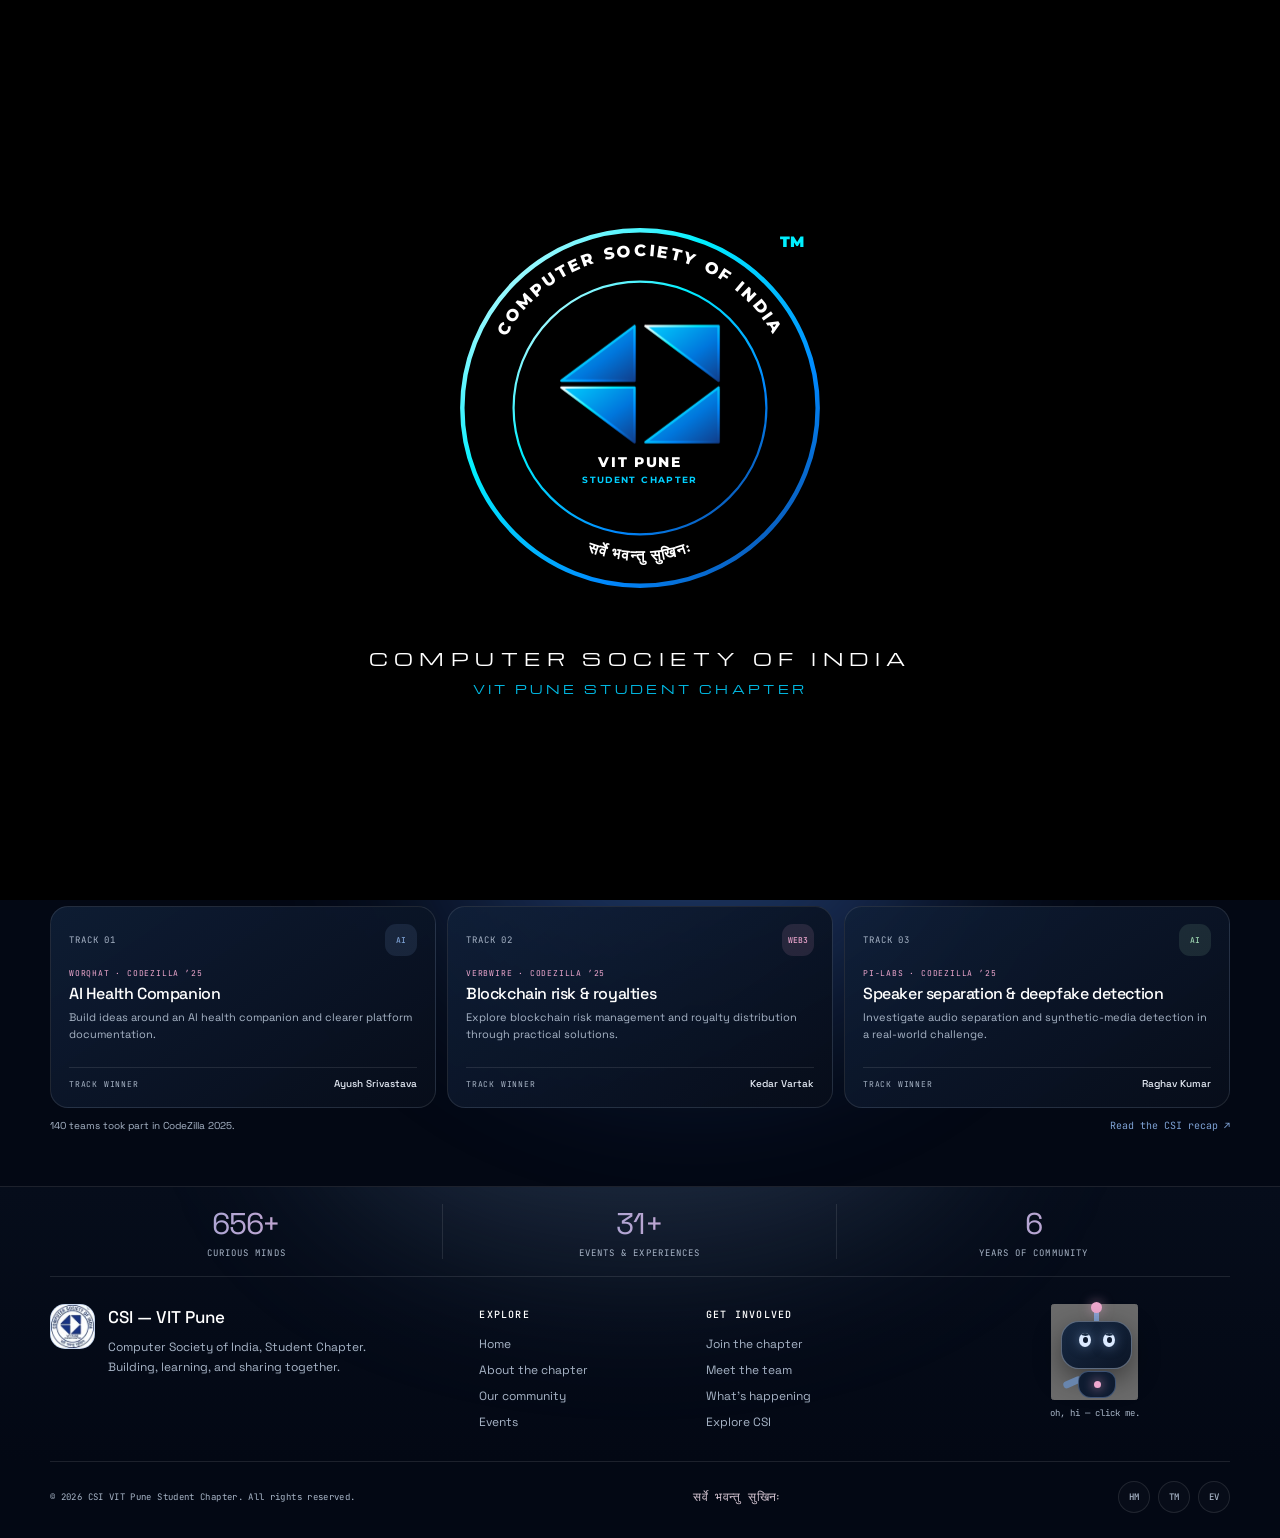
<file: about.html>
<!doctype html>
<html lang="en">
<head>
  <meta charset="utf-8">
  <meta name="viewport" content="width=device-width,initial-scale=1,viewport-fit=cover">
  <meta name="theme-color" content="#030814">
  <meta name="description" content="Meet the people, purpose, and community behind the Computer Society of India student chapter at VIT Pune.">
  <title>About — CSI VIT Pune</title>
  <link rel="preconnect" href="https://fonts.googleapis.com">
  <link rel="preconnect" href="https://fonts.gstatic.com" crossorigin>
  <link href="https://fonts.googleapis.com/css2?family=Space+Grotesk:wght@400;500;600;700&family=JetBrains+Mono:wght@400;500&display=swap" rel="stylesheet">
  <link rel="stylesheet" href="preloader.css">
  <style>
    :root{color-scheme:dark;--bg:#030814;--panel:#091426;--blue:#7FA3D6;--pink:#EFA8CF;--text:#fff;--muted:#A8B5C7;--line:rgba(255,255,255,.1);--mx:50%;--my:24%;font-family:'Space Grotesk',system-ui,sans-serif;scroll-behavior:smooth;scroll-padding-top:100px}
    *,*::before,*::after{box-sizing:border-box}body{margin:0;background:var(--bg);color:var(--text);overflow-x:hidden}body::before{content:"";position:fixed;inset:0;z-index:-2;pointer-events:none;background:radial-gradient(520px circle at var(--mx) var(--my),rgba(127,163,214,.13),transparent 65%),linear-gradient(rgba(127,163,214,.035) 1px,transparent 1px),linear-gradient(90deg,rgba(127,163,214,.035) 1px,transparent 1px);background-size:auto,48px 48px,48px 48px}body::after{content:"";position:fixed;inset:0;z-index:-1;pointer-events:none;background:radial-gradient(ellipse at center,transparent 20%,rgba(1,4,10,.58) 100%)}a{color:inherit}.mono{font-family:'JetBrains Mono',monospace}.wrap{width:min(1180px,calc(100% - 44px));margin:auto}
    .nav{position:fixed;z-index:20;top:max(14px,env(safe-area-inset-top));left:50%;translate:-50% 0;width:min(1180px,calc(100% - 24px));height:70px;padding:8px 12px;display:flex;align-items:center;justify-content:space-between;border:1px solid var(--line);border-radius:20px;background:rgba(5,13,28,.78);backdrop-filter:blur(18px)}.brand{display:flex;align-items:center;gap:11px;text-decoration:none;font-size:14px;font-weight:600}.brand-mark{width:45px;height:45px;border-radius:15px;background:linear-gradient(145deg,var(--blue),#c0d4f1);color:#06111f;display:grid;place-items:center;font:600 13px 'JetBrains Mono';box-shadow:0 8px 24px #7fa3d633}.brand small{display:block;color:var(--muted);font:400 9px 'JetBrains Mono';letter-spacing:.1em;margin-top:3px}.nav-links{display:flex;gap:5px}.nav-links a{padding:10px 13px;border-radius:12px;text-decoration:none;color:var(--muted);font:500 12px 'JetBrains Mono';transition:background .25s,color .25s}.nav-links a:hover,.nav-links a[aria-current=page]{background:#7fa3d626;color:#fff}.nav-cta,.button{display:inline-flex;align-items:center;justify-content:center;gap:9px;border:1px solid transparent;border-radius:999px;padding:12px 18px;background:var(--blue);color:#06111f;text-decoration:none;font:600 13px 'Space Grotesk';transition:transform .25s,box-shadow .25s,background .25s}.nav-cta:hover,.button:hover{transform:translateY(-2px);box-shadow:0 12px 30px #7fa3d644;background:#9bb9e4}.button.ghost{background:#ffffff08;border-color:var(--line);color:#fff}.button.ghost:hover{background:#ffffff12;box-shadow:none}
    .hero{min-height:72vh;padding:156px 0 58px;display:grid;grid-template-columns:1fr;gap:32px;align-items:center}.hero-copy{max-width:760px}.eyebrow{display:inline-flex;align-items:center;gap:10px;border:1px solid var(--line);border-radius:999px;background:#ffffff05;padding:8px 13px;color:var(--muted);font:400 10px 'JetBrains Mono';letter-spacing:.12em;text-transform:uppercase}.eyebrow i{width:7px;height:7px;border-radius:50%;background:var(--pink);box-shadow:0 0 15px var(--pink);animation:pulse 2s infinite}@keyframes pulse{60%{box-shadow:0 0 0 8px #efa8cf00}}h1{margin:24px 0 20px;font-size:clamp(48px,7.2vw,92px);line-height:.98;letter-spacing:-.065em;font-weight:500}h1 span{display:block;background:linear-gradient(95deg,var(--blue),#fff 65%,var(--pink));-webkit-background-clip:text;background-clip:text;color:transparent}.hero-copy>p{max-width:470px;color:var(--muted);font-size:17px;line-height:1.75}.hero-actions{display:flex;gap:11px;flex-wrap:wrap;margin:28px 0}.meta{display:flex;gap:11px;align-items:center;color:var(--muted);font:400 10px 'JetBrains Mono';letter-spacing:.03em}.meta b{color:var(--pink);font-weight:400}.sound{pointer-events:auto;width:45px;height:45px;flex:none;display:grid;place-items:center;border:1px solid #ffffff42;border-radius:50%;background:#ffffff14;color:#fff;cursor:pointer;backdrop-filter:blur(8px)}.sound:hover{background:#7fa3d655}.sound svg{width:17px;height:17px}
    .ticker{overflow:hidden;border-block:1px solid var(--line);background:#060e1d9c;mask-image:linear-gradient(90deg,transparent,#000 8%,#000 92%,transparent)}.ticker-track{display:flex;width:max-content;gap:36px;padding:17px 0;animation:marquee 32s linear infinite;color:var(--muted);font:500 11px 'JetBrains Mono';letter-spacing:.14em}.ticker-track span{white-space:nowrap}.ticker-track b{color:var(--pink);font-weight:400}@keyframes marquee{to{transform:translateX(-50%)}}
    .section{padding:120px 0 25px}.section-head{display:grid;grid-template-columns:1fr .68fr;gap:40px;align-items:end;margin-bottom:36px}.kicker{color:var(--pink);font:400 10px 'JetBrains Mono';letter-spacing:.15em;text-transform:uppercase}.section h2{margin:10px 0 0;font-size:clamp(36px,5vw,64px);line-height:1.05;font-weight:500;letter-spacing:-.05em}.section h2 span{color:var(--blue)}.section-head>p{max-width:420px;color:var(--muted);line-height:1.75;margin:0 0 4px}.story{display:grid;grid-template-columns:1fr 1fr;gap:14px}.story-card{position:relative;overflow:hidden;min-height:260px;border:1px solid var(--line);border-radius:24px;padding:28px;background:linear-gradient(145deg,#12243bba,#080f1eeb)}.story-card::before{content:"";position:absolute;width:240px;height:240px;border-radius:50%;right:-90px;top:-125px;background:radial-gradient(circle,#7fa3d63b,transparent 68%);pointer-events:none}.story-card:nth-child(2)::before{background:radial-gradient(circle,#efa8cf38,transparent 68%)}.story-card .num{font:400 11px 'JetBrains Mono';color:var(--pink)}.story-card h3{font-size:25px;font-weight:500;letter-spacing:-.04em;margin:48px 0 12px}.story-card p{max-width:480px;color:var(--muted);font-size:14px;line-height:1.75;margin:0}
    .values{display:grid;grid-template-columns:repeat(3,1fr);gap:14px}.value{position:relative;min-height:210px;padding:25px;border:1px solid var(--line);border-radius:22px;background:linear-gradient(160deg,#0c1a2e,#060d1b);overflow:hidden;transition:transform .4s,border-color .4s}.value:hover{transform:translateY(-7px);border-color:#7fa3d67d}.value .symbol{display:grid;place-items:center;width:42px;height:42px;border:1px solid #7fa3d65c;border-radius:14px;color:var(--blue);font:500 15px 'JetBrains Mono';background:#7fa3d614}.value:nth-child(2) .symbol{color:var(--pink);border-color:#efa8cf5c;background:#efa8cf14}.value:nth-child(3) .symbol{color:#a9dbbf;border-color:#a9dbbf5c;background:#a9dbbf14}.value h3{font-size:19px;font-weight:500;margin:23px 0 9px}.value p{margin:0;color:var(--muted);font-size:13px;line-height:1.7}
    .numbers{margin-top:110px;padding:30px;border:1px solid var(--line);border-radius:26px;background:linear-gradient(110deg,#0b192bd9,#101329b5);display:grid;grid-template-columns:repeat(3,1fr);gap:10px}.number{padding:15px 24px;border-right:1px solid var(--line)}.number:last-child{border:0}.number strong{display:block;font-size:clamp(35px,5vw,58px);font-weight:500;letter-spacing:-.06em;background:linear-gradient(100deg,var(--blue),var(--pink));-webkit-background-clip:text;background-clip:text;color:transparent}.number span{display:block;margin-top:6px;color:var(--muted);font:400 10px 'JetBrains Mono';letter-spacing:.1em;text-transform:uppercase}
    .invite{margin:110px auto 120px;padding:44px;position:relative;overflow:hidden;border:1px solid #7fa3d64a;border-radius:28px;background:radial-gradient(ellipse at 90% 0,#7fa3d627,transparent 54%),linear-gradient(125deg,#0c1a2d,#090e1e)}.invite::after{content:"CSI";position:absolute;right:30px;bottom:-60px;color:#ffffff05;font:700 200px 'Space Grotesk';letter-spacing:-.1em;pointer-events:none}.invite h2{position:relative;z-index:1;font-size:clamp(34px,5vw,56px);font-weight:500;letter-spacing:-.05em;margin:0 0 12px}.invite p{position:relative;z-index:1;color:var(--muted);max-width:520px;line-height:1.7;margin:0 0 25px}.invite .button{position:relative;z-index:1}
    /* Shared interactive chapter footer */
    .chapter-footer{position:relative;overflow:hidden;border-top:1px solid var(--line);background:linear-gradient(180deg,#060d1b,#030814 78%);padding:0 max(22px,calc((100% - 1180px)/2)) 25px}.cf-glow{position:absolute;width:650px;height:340px;left:50%;top:-280px;translate:-50% 0;border-radius:50%;background:#7fa3d633;filter:blur(85px);pointer-events:none}.cf-stats{position:relative;display:grid;grid-template-columns:repeat(3,1fr);border-bottom:1px solid var(--line);padding:29px 0}.cf-stat{text-align:center;border-right:1px solid var(--line)}.cf-stat:last-child{border:0}.cf-num{font-size:30px;letter-spacing:-.04em;background:linear-gradient(90deg,var(--blue),var(--pink));-webkit-background-clip:text;background-clip:text;color:transparent}.cf-label{margin-top:4px;color:var(--muted);font:400 9px 'JetBrains Mono';letter-spacing:.12em;text-transform:uppercase}.cf-top{position:relative;display:grid;grid-template-columns:1.5fr .75fr .85fr 1fr;gap:34px;padding:47px 0 36px}.cf-brand{display:flex;align-items:flex-start;gap:13px}.cf-mark{width:45px;height:45px;flex:none;display:grid;place-items:center;border:1px solid #7fa3d66b;border-radius:15px;background:#7fa3d61a;color:var(--blue);font:500 12px 'JetBrains Mono'}.cf-brand h3{font-weight:500;font-size:17px;margin:2px 0 9px}.cf-brand p{max-width:285px;color:var(--muted);font-size:12px;line-height:1.7;margin:0}.cf-col h4{margin:4px 0 15px;color:#fff;font:500 10px 'JetBrains Mono';letter-spacing:.12em;text-transform:uppercase}.cf-col a{display:block;width:max-content;margin:10px 0;color:var(--muted);font-size:12px;text-decoration:none;transition:color .2s,translate .2s}.cf-col a:hover{color:#fff;translate:4px 0}.cf-robot-col{text-align:center;min-height:145px;position:relative}.cf-robot{position:relative;width:87px;height:96px;margin:0 auto 7px;cursor:pointer;transform-origin:50% 100%;animation:robot-float 4s ease-in-out infinite}.cf-robot:hover{animation:robot-wave .55s ease-in-out 2}.cf-ant{position:absolute;top:0;left:41px;width:5px;height:18px;background:var(--blue);border-radius:4px}.cf-ant::after{content:"";position:absolute;top:-4px;left:-3px;width:11px;height:11px;border-radius:50%;background:var(--pink);box-shadow:0 0 12px #efa8cf99}.cf-head{position:absolute;left:8px;top:15px;width:71px;height:48px;border:1px solid #a8b5c77c;border-radius:18px;background:linear-gradient(145deg,#172943,#0b1526);box-shadow:0 9px 28px #0007}.cf-face{position:absolute;inset:11px;display:flex;justify-content:center;gap:12px}.cf-eye{position:relative;width:12px;height:14px;border-radius:50%;background:#dceaff;overflow:hidden;box-shadow:0 0 12px #7fa3d688}.cf-pupil{position:absolute;left:4px;top:4px;width:5px;height:6px;border-radius:50%;background:#101c30;transition:transform .1s}.cf-lid{position:absolute;top:-15px;left:-2px;width:17px;height:18px;border-radius:50%;background:#192b43;animation:blink 5s infinite}.cf-body{position:absolute;left:25px;top:65px;width:38px;height:27px;border:1px solid #7fa3d668;border-radius:10px 10px 13px 13px;background:#0e1b30}.cf-body::after{content:"";position:absolute;left:15px;top:9px;width:7px;height:7px;border-radius:50%;background:var(--pink);box-shadow:0 0 11px var(--pink)}.cf-arm{position:absolute;top:69px;left:9px;width:19px;height:7px;border-radius:5px;background:#6885ad;transform:rotate(-24deg);transform-origin:right center}.cf-robot-col:hover .cf-arm{animation:wave .4s ease-in-out 3}.cf-speech{position:absolute;z-index:3;right:0;bottom:90px;width:min(240px,72vw);padding:11px 13px;border:1px solid #ffffff24;border-radius:15px;background:#0d1a2df2;box-shadow:0 12px 32px #0008;color:#e8eef8;text-align:left;font-size:11px;line-height:1.55;opacity:0;transform:translateY(8px) scale(.97);pointer-events:none;transition:.25s}.cf-speech::after{content:"";position:absolute;right:30px;bottom:-6px;width:10px;height:10px;rotate:45deg;border-right:1px solid #ffffff24;border-bottom:1px solid #ffffff24;background:#0d1a2d}.cf-robot-col.active .cf-speech{opacity:1;transform:none}.cf-caption{color:var(--muted);font:400 9px 'JetBrains Mono'}.cf-bottom{position:relative;border-top:1px solid var(--line);padding-top:19px;display:flex;align-items:center;justify-content:space-between;gap:15px;color:var(--muted);font:400 9px 'JetBrains Mono';letter-spacing:.04em}.cf-motto{color:#d5c5d2;font-size:12px}.cf-social{display:flex;gap:8px}.cf-social a{width:32px;height:32px;display:grid;place-items:center;border:1px solid var(--line);border-radius:50%;background:#ffffff05;color:var(--muted);font:500 9px 'JetBrains Mono';text-decoration:none;transition:color .2s,border-color .2s}.cf-social a:hover{color:#fff;border-color:#7fa3d680}
    @keyframes robot-float{50%{transform:translateY(-5px)}}@keyframes robot-wave{25%{transform:rotate(-6deg)}75%{transform:rotate(6deg)}}@keyframes wave{50%{transform:rotate(22deg)}}@keyframes blink{0%,46%,50%,100%{transform:translateY(0)}48%{transform:translateY(13px)}}
    .reveal{opacity:0;transform:translateY(24px);transition:opacity .8s,transform .8s cubic-bezier(.2,.8,.2,1)}.reveal.visible{opacity:1;transform:none}.reveal:nth-child(2){transition-delay:.1s}.reveal:nth-child(3){transition-delay:.18s}
    @media(max-width:850px){.hero{grid-template-columns:1fr;gap:36px;padding-top:140px;min-height:auto}.hero-copy{max-width:650px}.section-head{grid-template-columns:1fr;gap:16px}.cf-top{grid-template-columns:1.4fr 1fr 1fr;gap:25px}.cf-robot-col{grid-column:1/-1;min-height:110px;display:flex;align-items:center;justify-content:center;gap:18px}.cf-robot{margin:0}.cf-speech{right:calc(50% - 120px)}}
    @media(max-width:560px){.wrap{width:calc(100% - 34px)}.nav{height:62px;padding:6px 8px}.brand{font-size:12px;gap:8px}.brand-mark{width:40px;height:40px;border-radius:13px}.nav-links{gap:0}.nav-links a{padding:9px 8px;font-size:10px}.nav-cta{font-size:11px;padding:10px 12px}.hero{padding-top:125px}.hero-copy>p{font-size:15px}.sound{width:39px;height:39px}.section{padding-top:88px}.story{grid-template-columns:1fr}.story-card{min-height:220px}.story-card h3{margin-top:36px}.values{grid-template-columns:1fr}.value{min-height:185px}.numbers{grid-template-columns:1fr;margin-top:80px;padding:16px}.number{border-right:0;border-bottom:1px solid var(--line);padding:15px 12px}.number:last-child{border:0}.number strong{font-size:43px}.invite{margin:80px auto;padding:30px 23px}.invite::after{right:5px;font-size:140px}.chapter-footer{padding-inline:18px}.cf-stats{padding:22px 0}.cf-num{font-size:23px}.cf-label{font-size:8px}.cf-top{grid-template-columns:1fr 1fr;gap:24px 15px;padding:35px 0 25px}.cf-brand{grid-column:1/-1}.cf-robot-col{grid-column:1/-1}.cf-bottom{flex-wrap:wrap;justify-content:center;text-align:center;padding:18px 0 0}.cf-copy{width:100%}}
    @media(prefers-reduced-motion:reduce){*,*::before,*::after{scroll-behavior:auto!important;animation-duration:.01ms!important;animation-iteration-count:1!important;transition-duration:.01ms!important}.ticker-track{animation:none}.reveal{opacity:1;transform:none}}
  /* Home-page dock navigation shared on this page */
:root{--b:var(--blue);--p:var(--pink);--t2:var(--muted);--ln:var(--line)}
nav{position:fixed;z-index:50;top:max(14px,env(safe-area-inset-top,0px));left:50%;transform:translateX(-50%);width:min(1180px,calc(100% - 24px));display:grid;grid-template-columns:1fr auto 1fr;justify-content:space-between;align-items:center;padding:8px 10px;border-radius:20px;background:rgba(3,8,20,.78);backdrop-filter:blur(16px);-webkit-backdrop-filter:blur(16px);border:1px solid var(--ln);height:auto}
.brand{position:relative;display:flex;align-items:center;gap:10px;background:none;border:0;color:#fff;font:inherit;padding:2px 6px 2px 8px;text-decoration:none;line-height:1.2;font-size:14px;font-weight:600}.brand small{display:block;font:400 9px 'JetBrains Mono';color:var(--t2);letter-spacing:.1em;margin-top:3px}
.dock{display:flex;align-items:center;gap:4px;min-width:0}.logo{position:relative;display:flex;align-items:center;gap:10px;background:none;border:0;color:#fff;font:inherit;padding:0;cursor:pointer}.chip{position:relative;width:56px;height:56px;perspective:300px}.rot{display:block;width:56px;height:56px;transition:transform 1s cubic-bezier(.2,.8,.2,1)}.dock.open .rot{transform:rotate(360deg)}.lg{width:56px;height:56px;border-radius:50%;display:block;box-shadow:0 0 0 2px rgba(127,163,214,.5),0 8px 24px rgba(0,0,0,.4);animation:spin 18s linear infinite}@keyframes spin{to{transform:rotate(360deg)}}
.ring{position:absolute;inset:-6px;width:68px;height:68px;transform:rotate(-90deg);pointer-events:none}.ring circle{fill:none;stroke:var(--b);stroke-width:1.5;stroke-dasharray:138;stroke-dashoffset:138;opacity:.8}.ring.run circle{animation:rg 4s linear forwards}@keyframes rg{to{stroke-dashoffset:0}}
.items{display:flex;gap:2px;max-width:0;overflow:hidden;opacity:0;transition:max-width .8s cubic-bezier(.2,.8,.2,1),opacity .4s}.dock.open .items{max-width:520px;opacity:1}.dock .items{max-width:0}.dock.open .items{max-width:240px}.items a{white-space:nowrap;color:var(--t2);text-decoration:none;font:500 12.5px 'JetBrains Mono';padding:9px 12px;border-radius:10px;transform:translateX(-14px);opacity:0;transition:.5s cubic-bezier(.2,.8,.2,1),background .3s,color .3s}.items.l a{transform:translateX(18px)}.items.r a{transform:translateX(-18px)}.dock.open .items a{transform:none;opacity:1}.dock.open .items.l a:nth-child(2),.dock.open .items.r a:nth-child(1){transition-delay:.15s,.15s,0s,0s}.dock.open .items.l a:nth-child(1),.dock.open .items.r a:nth-child(2){transition-delay:.3s,.3s,0s,0s}.items a i{font-style:normal;color:var(--p);opacity:.7;margin-right:6px}.items a:hover,.items a.on{background:rgba(127,163,214,.15);color:#fff}
.btn{position:relative;border:0;font:500 14px 'Space Grotesk';border-radius:999px;padding:13px 22px;background:var(--b);color:#06111F;cursor:pointer;display:inline-flex;gap:8px;align-items:center;transition:box-shadow .4s,background .3s;text-decoration:none;will-change:transform}.btn:hover{box-shadow:0 8px 30px rgba(127,163,214,.45);background:#9bb9e4}.btn.sm{padding:10px 18px;font-size:13px}
@media(max-width:900px){.brand{display:none}nav{grid-template-columns:1fr auto 1fr}.items{position:absolute;left:10px;top:84px;flex-direction:column;background:rgba(8,23,40,.95);border-radius:16px;max-height:0;max-width:none;width:150px;transition:max-height .6s,opacity .4s}.dock.open .items{max-height:260px;max-width:none;padding:6px;border:1px solid var(--ln)}.items.r{left:auto;right:10px}.dock .items{max-width:none}.dock.open .items{max-width:none}.items.l a{transform:translateX(-10px)}.items.r a{transform:translateX(10px)}}
@media(max-width:520px){.btn.sm{padding:9px 12px;font-size:12px}}
/* Match the home page's live ambient background */
#bg{position:fixed;inset:0;z-index:0;pointer-events:none}.au{position:fixed;z-index:0;pointer-events:none;filter:blur(90px);opacity:.42;border-radius:50%}.a1{width:620px;height:520px;left:-8%;top:8%;background:#6d4fe0;animation:am1 22s ease-in-out infinite}.a2{width:560px;height:480px;right:-6%;top:-6%;background:#EFA8CF;opacity:.3;animation:am2 26s ease-in-out infinite}.a3{width:520px;height:440px;left:34%;bottom:-14%;background:#3f6fc4;animation:am3 30s ease-in-out infinite}@keyframes am1{50%{transform:translate(140px,90px) scale(1.2);border-radius:40% 60% 55% 45%}}@keyframes am2{50%{transform:translate(-160px,120px) scale(1.15);border-radius:60% 40% 45% 55%}}@keyframes am3{50%{transform:translate(120px,-100px) scale(1.25);border-radius:45% 55% 60% 40%}}.scan{position:fixed;left:0;right:0;height:120px;z-index:0;pointer-events:none;background:linear-gradient(transparent,rgba(127,163,214,.06),transparent);animation:sc 9s linear infinite}@keyframes sc{from{top:-120px}to{top:100%}}.hint{position:fixed;left:50%;bottom:22px;transform:translateX(-50%);z-index:60;font-size:11px;letter-spacing:.08em;color:#A8B5C7;padding:9px 16px;border-radius:999px;background:rgba(8,23,40,.7);border:1px solid rgba(255,255,255,.12);backdrop-filter:blur(10px);animation:hn 1s 1.5s both,hx 1s 9s forwards;white-space:nowrap}.mono{font-family:'JetBrains Mono',monospace}@keyframes hn{from{opacity:0}}@keyframes hx{to{opacity:0;visibility:hidden}}main{position:relative;z-index:1}.ticker{position:relative;z-index:1}.chapter-footer{z-index:1}
.cf-mark{overflow:hidden;background:#fff;padding:0}.cf-mark img{display:block;width:100%;height:100%;object-fit:cover;border-radius:inherit}.brand .lg{object-fit:cover;background:#fff}
@media(pointer:fine){body{cursor:auto}a,button{cursor:pointer}}.cur,.cur2{position:fixed;left:0;top:0;z-index:99;pointer-events:none;width:20px;height:20px;border:1.5px solid #F4B6D7;margin:-10px 0 0 -10px;transition:width .3s,height .3s,margin .3s,rotate .4s,background .3s;display:none}.cur:after{content:"";position:absolute;left:50%;top:50%;width:4px;height:4px;margin:-2px;background:#fff}.cur2{opacity:.3;border-color:#fff;width:34px;height:34px;margin:-17px 0 0 -17px}.cur.h{width:38px;height:38px;margin:-19px 0 0 -19px;rotate:45deg;background:rgba(239,168,207,.14);border-color:#fff}@media(pointer:fine){.cur,.cur2{display:block}}
/* Compact chapter hub: one tabbed space for work, events and joining */
.hero{min-height:0;padding-top:126px;padding-bottom:34px;gap:32px}.hero h1{font-size:clamp(43px,5.6vw,72px)}.hero-copy>p{font-size:15px;line-height:1.65}.hero-actions{margin:20px 0}.ticker-track{padding:13px 0;font-size:10px}.feature-hub{padding-top:45px;padding-bottom:54px;scroll-margin-top:100px}.feature-heading{display:flex;align-items:end;justify-content:space-between;gap:25px;margin-bottom:20px}.feature-heading h2{margin:6px 0 0;font-size:clamp(30px,4vw,46px);font-weight:500;letter-spacing:-.05em}.feature-heading h2 span{color:var(--blue)}.feature-heading>p{max-width:360px;margin:0 0 4px;color:var(--muted);font-size:13px;line-height:1.6}.kicker{color:var(--pink);font:400 9px 'JetBrains Mono';letter-spacing:.14em}.feature-tabs{display:flex;flex-wrap:wrap;gap:5px;overflow:visible;border-bottom:1px solid var(--line)}.feature-tabs::-webkit-scrollbar{display:none}.feature-tab{display:flex;align-items:center;gap:8px;padding:12px 15px;border:0;border-bottom:2px solid transparent;background:transparent;color:var(--muted);font:500 12px 'JetBrains Mono';white-space:nowrap;cursor:pointer;transition:color .2s,border-color .2s}.feature-tab:hover,.feature-tab.active{color:#fff}.feature-tab.active{border-bottom-color:var(--pink)}.feature-tab span{color:var(--pink);font-size:9px;opacity:.85}.feature-panel{padding-top:17px;animation:panel-in .32s ease both}.feature-panel[hidden]{display:none}@keyframes panel-in{from{opacity:0;transform:translateY(5px)}to{opacity:1;transform:none}}.panel-note{display:flex;align-items:center;gap:10px;min-height:36px;margin-bottom:12px;color:var(--muted);font-size:11px}.panel-note p{margin:0;line-height:1.5;flex:1}.panel-note b{color:#fff;font-weight:500}.panel-note a,.panel-foot a,.recap a{color:var(--blue);font:400 10px 'JetBrains Mono';text-decoration:none;white-space:nowrap}.panel-note a:hover,.panel-foot a:hover,.recap a:hover{color:#fff}.note-dot{width:7px;height:7px;flex:none;border-radius:50%;background:var(--pink);box-shadow:0 0 12px #efa8cf77}.project-grid{display:grid;grid-template-columns:repeat(3,minmax(0,1fr));gap:11px}.project-card{position:relative;min-height:202px;display:flex;flex-direction:column;padding:17px 18px;border:1px solid var(--line);border-radius:18px;background:linear-gradient(145deg,#102039d9,#070d1a);transition:transform .24s,border-color .24s}.project-card:hover{transform:translateY(-3px);border-color:#7fa3d666}.project-top{display:flex;justify-content:space-between;align-items:center}.project-index,.project-sponsor,.project-winner span,.recap-label,.recap-date{font:400 9px 'JetBrains Mono';letter-spacing:.1em;color:var(--muted)}.project-mark{width:32px;height:32px;border-radius:11px;display:grid;place-items:center;background:#7fa3d622;color:var(--blue);font:500 8px 'JetBrains Mono'}.project-mark.pink{color:var(--pink);background:#efa8cf20}.project-mark.green{color:#9ed6b2;background:#9ed6b220}.project-sponsor{margin-top:12px;color:var(--pink);font-size:8px}.project-card h3{margin:6px 0 5px;font-size:16px;line-height:1.25;font-weight:500;letter-spacing:-.025em}.project-card p{margin:0 0 12px;color:var(--muted);font-size:11px;line-height:1.5}.project-winner{display:flex;justify-content:space-between;align-items:center;gap:10px;margin-top:auto;padding-top:9px;border-top:1px solid var(--line)}.project-winner span{font-size:8px}.project-winner b{font-size:10px;font-weight:500;color:#e6ecf6}.panel-foot{display:flex;justify-content:space-between;align-items:center;gap:12px;margin-top:11px;color:var(--muted);font-size:10px}.events-layout{display:grid;grid-template-columns:1.35fr .65fr;gap:18px;align-items:stretch}.photo-grid{display:grid;grid-template-columns:1fr 1fr;grid-template-rows:1fr 1fr;gap:9px;min-height:300px}.photo-card{position:relative;min-height:140px;overflow:hidden;border:1px solid var(--line);border-radius:15px;background:#0a1424;text-decoration:none}.photo-card.photo-wide{grid-row:span 2}.photo-card img{position:absolute;inset:0;width:100%;height:100%;object-fit:cover;transition:transform .35s}.photo-card:hover img{transform:scale(1.035)}.photo-card:after{content:"";position:absolute;inset:25% 0 0;background:linear-gradient(transparent,#030814e8)}.photo-caption{position:absolute;z-index:1;left:12px;right:10px;bottom:10px;display:grid;gap:4px}.photo-caption b{font-size:12px;font-weight:500}.photo-caption small{color:#d2d9e4;font-size:10px}.event-recaps{display:flex;flex-direction:column;padding:4px 0}.recap-label{color:var(--pink)}.recap{padding:12px 0;border-bottom:1px solid var(--line)}.recap h3{margin:5px 0;font-size:17px;font-weight:500}.recap p{margin:0 0 7px;color:var(--muted);font-size:11px;line-height:1.5}.recap a{font-size:9px}.photo-credit{margin-top:auto;padding-top:10px;color:var(--muted);font:400 9px 'JetBrains Mono'}.photo-credit a{color:var(--blue);text-decoration:none}.faq-panel{display:grid;grid-template-columns:.8fr 1.2fr;gap:30px;align-items:start;padding:24px 3px 5px}.faq-intro h3{margin:8px 0;font-size:24px;font-weight:500}.faq-intro p{max-width:300px;color:var(--muted);font-size:12px;line-height:1.6}.faq-intro .button{margin-top:8px;padding:10px 15px;font-size:11px}.faq-list details{border-bottom:1px solid var(--line)}.faq-list details:first-child{border-top:1px solid var(--line)}.faq-list summary{position:relative;list-style:none;padding:14px 30px 14px 0;cursor:pointer;color:#f3f6fb;font-size:13px;font-weight:500}.faq-list summary::-webkit-details-marker{display:none}.faq-list summary:after{content:"+";position:absolute;right:4px;top:12px;color:var(--pink);font:400 18px 'JetBrains Mono';transition:transform .2s}.faq-list details[open] summary:after{transform:rotate(45deg)}.faq-list details p{margin:0;padding:0 24px 14px 0;color:var(--muted);font-size:11px;line-height:1.65}.cf-stats{padding:17px 0}.cf-top{padding:27px 0 21px;gap:24px}.cf-robot-col{min-height:118px}
@media(max-width:850px){.hero{padding-top:120px;grid-template-columns:1fr;gap:20px}.hero-copy{max-width:680px}.feature-heading{align-items:start;flex-direction:column;gap:8px}.events-layout{grid-template-columns:1fr}.event-recaps{display:grid;grid-template-columns:1fr 1fr;column-gap:16px}.recap-label,.photo-credit{grid-column:1/-1}.photo-credit{margin-top:4px}.photo-grid{min-height:230px}.faq-panel{grid-template-columns:1fr;gap:12px}.faq-intro{display:grid;grid-template-columns:1fr auto;column-gap:16px;align-items:center}.faq-intro .recap-label,.faq-intro h3,.faq-intro p{grid-column:1}.faq-intro .button{grid-column:2;grid-row:1/4}.faq-intro p{margin:0}}
@media(max-width:560px){.hero{padding-top:118px;padding-bottom:22px}.hero h1{font-size:clamp(43px,12vw,60px)}.hero-copy>p{font-size:13px}.hero-actions{margin:14px 0}.ticker-track{gap:22px}.feature-hub{padding-top:31px;padding-bottom:36px}.feature-heading{margin-bottom:12px}.feature-heading h2{font-size:31px}.feature-heading>p{font-size:11px}.feature-tab{padding:11px 10px;font-size:10px}.project-grid{grid-template-columns:1fr;gap:8px}.project-card{min-height:0;padding:14px 15px}.project-card h3{font-size:15px}.project-card p{font-size:10px;margin-bottom:10px}.project-winner{margin-top:2px}.panel-note{align-items:flex-start;flex-wrap:wrap;padding:2px 0}.panel-note p{flex-basis:calc(100% - 18px)}.panel-note a{margin-left:17px}.panel-foot{font-size:9px}.photo-grid{grid-template-columns:1fr 1fr;grid-template-rows:170px 130px;min-height:0}.photo-card.photo-wide{grid-row:span 1;grid-column:1/-1}.photo-caption{left:9px;bottom:8px}.photo-caption b{font-size:11px}.photo-caption small{font-size:9px}.event-recaps{grid-template-columns:1fr}.recap-label,.photo-credit{grid-column:1}.recap{padding:10px 0}.faq-panel{padding-top:13px}.faq-intro{grid-template-columns:1fr}.faq-intro .button{grid-column:1;grid-row:auto;justify-self:start}.faq-intro h3{font-size:20px}.faq-intro p{font-size:11px}.faq-list summary{font-size:12px}.cf-top{padding:24px 0 20px}}
</style>
</head>
<body>
<!-- CSI Cinematic Preloader Intro -->
<div id="csi-preloader">
  <div class="csi-preloader-content">
    <svg viewBox="0 0 600 600" xmlns="http://www.w3.org/2000/svg" xmlns:xlink="http://www.w3.org/1999/xlink" class="csi-preloader-svg">
      <defs>
        <linearGradient id="csiGrad" x1="0%" y1="0%" x2="100%" y2="100%">
          <stop offset="0%" stop-color="#ffffff"/>
          <stop offset="35%" stop-color="#00f0ff"/>
          <stop offset="70%" stop-color="#0088ff"/>
          <stop offset="100%" stop-color="#113f8c"/>
        </linearGradient>
        <linearGradient id="csiFill" x1="0%" y1="0%" x2="100%" y2="100%">
          <stop offset="0%" stop-color="#00d0ff"/>
          <stop offset="60%" stop-color="#0077dd"/>
          <stop offset="100%" stop-color="#113f8c"/>
        </linearGradient>
        <path id="preTopArc" d="M 78 300 A 222 222 0 1 1 522 300" fill="none"/>
        <path id="preBottomArc" d="M 76 300 A 224 224 0 0 0 524 300" fill="none"/>
      </defs>
      <path class="csi-draw csi-outer" d="M 300 40 A 260 260 0 1 0 300 560 A 260 260 0 1 0 300 40 Z" stroke="url(#csiGrad)" stroke-width="6.5" fill="none" stroke-linecap="round" stroke-linejoin="round"/>
      <path class="csi-draw csi-inner" d="M 300 115 A 185 185 0 1 0 300 485 A 185 185 0 1 0 300 115 Z" stroke="url(#csiGrad)" stroke-width="3.2" fill="none" stroke-linecap="round" stroke-linejoin="round"/>
      <text class="csi-fade csi-top-text" fill="#ffffff" font-size="24" font-family="'Montserrat', sans-serif" font-weight="800" letter-spacing="4">
        <textPath href="#preTopArc" xlink:href="#preTopArc" startOffset="50%" text-anchor="middle">
          COMPUTER SOCIETY OF INDIA
        </textPath>
      </text>
      <text class="csi-fade csi-tm" x="505" y="65" fill="#00f0ff" font-size="22" font-family="'Montserrat', sans-serif" font-weight="900">
        TM
      </text>
      <path class="csi-draw csi-tri csi-t1" d="M 292 180 L 185 260 L 292 260 Z" stroke="url(#csiGrad)" stroke-width="3.5" fill="url(#csiFill)" stroke-linejoin="round" stroke-linecap="round"/>
      <path class="csi-draw csi-tri csi-t2" d="M 292 270 L 185 270 L 292 350 Z" stroke="url(#csiGrad)" stroke-width="3.5" fill="url(#csiFill)" stroke-linejoin="round" stroke-linecap="round"/>
      <path class="csi-draw csi-tri csi-t3" d="M 308 180 L 415 180 L 415 260 Z" stroke="url(#csiGrad)" stroke-width="3.5" fill="url(#csiFill)" stroke-linejoin="round" stroke-linecap="round"/>
      <path class="csi-draw csi-tri csi-t4" d="M 415 270 L 415 350 L 308 350 Z" stroke="url(#csiGrad)" stroke-width="3.5" fill="url(#csiFill)" stroke-linejoin="round" stroke-linecap="round"/>
      <g class="csi-fade csi-mid-text">
        <text x="300" y="386" text-anchor="middle" fill="#ffffff" font-size="20" font-family="'Montserrat', sans-serif" font-weight="800" letter-spacing="2.5">VIT PUNE</text>
        <text x="300" y="410" text-anchor="middle" fill="#00d0ff" font-size="13.5" font-family="'Montserrat', sans-serif" font-weight="700" letter-spacing="2">STUDENT CHAPTER</text>
      </g>
      <text class="csi-fade csi-motto" fill="#ffffff" font-size="22" font-family="'Montserrat', 'Noto Sans Devanagari', sans-serif" font-weight="700" letter-spacing="2">
        <textPath href="#preBottomArc" xlink:href="#preBottomArc" startOffset="50%" text-anchor="middle">
          सर्वे भवन्तु सुखिनः
        </textPath>
      </text>
    </svg>
    <div class="csi-preloader-title">
      <div class="csi-pre-t1">COMPUTER SOCIETY OF INDIA</div>
      <div class="csi-pre-t2">VIT PUNE STUDENT CHAPTER</div>
    </div>
  </div>
</div>
<div class="cur"></div><div class="cur2"></div><div class="scan"></div><div class="au a1"></div><div class="au a2"></div><div class="au a3"></div><canvas id="bg" aria-hidden="true"></canvas><div class="hint mono">click anywhere → ripple · move cursor → connect</div>
  <nav>
 <div class="brand"><b>CSI VIT Pune</b><small id="sub">STUDENT CHAPTER</small></div>
 <div class="dock" id="dock">
  <div class="items l"><a href="index.html#home"><i>01</i>Home</a><a href="#feature-hub" class="on"><i>02</i>About</a></div>
  <button class="logo" id="logo" aria-label="Toggle menu"><span class="chip"><span class="rot"><img class="lg" src="csi-official-logo.png" alt="CSI VIT Pune"></span><svg class="ring" id="ring" viewBox="0 0 50 50"><circle cx="25" cy="25" r="22"/></svg></span></button>
  <div class="items r"><a href="index.html#events"><i>03</i>Events</a><a href="index.html#team"><i>04</i>Team</a></div>
 </div>
 <a class="btn sm mag" href="#join" data-feature="faq" style="justify-self:end">Join the chapter →</a>
</nav>

  <main>
  <section class="hero wrap" id="home" aria-labelledby="hero-title">
    <div class="hero-copy">
      <div class="eyebrow"><i></i> Computer Society of India · VIT Pune</div>
      <h1 id="hero-title">We turn<br>curiosity into <span>creation.</span></h1>
      <p>A student community for people who love to explore technology, learn by doing, and build things that bring others together.</p>
      <div class="hero-actions"><a class="button" href="#feature-hub">Explore CSI <span aria-hidden="true">↓</span></a><a class="button ghost" href="#join" data-feature="faq">How to join</a></div>
      <div class="meta"><b>LEARN TOGETHER</b><span>·</span><span>MAKE THINGS REAL</span></div>
    </div>
    
  </section>
  <div class="ticker" aria-label="Technology and community"><div class="ticker-track" aria-hidden="true"><span>COMPUTER SCIENCE</span><b>◆</b><span>CREATIVE THINKING</span><b>◆</b><span>OPEN SOURCE</span><b>◆</b><span>COMMUNITY</span><b>◆</b><span>LEARN BY MAKING</span><b>◆</b><span>COMPUTER SCIENCE</span><b>◆</b><span>CREATIVE THINKING</span><b>◆</b><span>OPEN SOURCE</span><b>◆</b><span>COMMUNITY</span><b>◆</b><span>LEARN BY MAKING</span><b>◆</b></div></div>

  <section class="feature-hub wrap" id="feature-hub" aria-labelledby="hub-title">
    <div class="feature-heading"><div><div class="kicker">CSI VIT PUNE · CHAPTER SNAPSHOT</div><h2 id="hub-title">Explore what we <span>do.</span></h2></div><p>Student-built ideas, chapter moments, and a quick guide to getting involved.</p></div>
    <div class="feature-tabs" role="tablist" aria-label="Explore the CSI chapter">
      <button class="feature-tab active" id="tab-projects" type="button" role="tab" aria-selected="true" aria-controls="panel-projects" data-tab="projects">Project tracks <span>03</span></button>
      <button class="feature-tab" id="tab-events" type="button" role="tab" aria-selected="false" aria-controls="panel-events" data-tab="events">Events &amp; photos <span>02</span></button>
      <button class="feature-tab" id="join" type="button" role="tab" aria-selected="false" aria-controls="panel-faq" data-tab="faq">Join FAQ <span>03</span></button>
    </div>

    <div class="feature-panel active" id="panel-projects" role="tabpanel" aria-labelledby="tab-projects" data-panel="projects">
      <div class="panel-note"><span class="note-dot"></span><p><b>CodeZilla 2025</b> · challenge tracks and winners from the chapter’s hackathon. These are problem statements, not published project titles.</p><a href="https://www.linkedin.com/posts/computer-society-of-india-vit-pune_codezilla-codeflix-hackathon-activity-7289525131003981824-aSGo" target="_blank" rel="noopener">Event recap ↗</a></div>
      <div class="project-grid">
        <article class="project-card"><div class="project-top"><span class="project-index">TRACK 01</span><span class="project-mark">AI</span></div><div class="project-sponsor">WORQHAT · CODEZILLA ’25</div><h3>AI Health Companion</h3><p>Build ideas around an AI health companion and clearer platform documentation.</p><div class="project-winner"><span>TRACK WINNER</span><b>Ayush Srivastava</b></div></article>
        <article class="project-card"><div class="project-top"><span class="project-index">TRACK 02</span><span class="project-mark pink">WEB3</span></div><div class="project-sponsor">VERBWIRE · CODEZILLA ’25</div><h3>Blockchain risk &amp; royalties</h3><p>Explore blockchain risk management and royalty distribution through practical solutions.</p><div class="project-winner"><span>TRACK WINNER</span><b>Kedar Vartak</b></div></article>
        <article class="project-card"><div class="project-top"><span class="project-index">TRACK 03</span><span class="project-mark green">AI</span></div><div class="project-sponsor">PI-LABS · CODEZILLA ’25</div><h3>Speaker separation &amp; deepfake detection</h3><p>Investigate audio separation and synthetic-media detection in a real-world challenge.</p><div class="project-winner"><span>TRACK WINNER</span><b>Raghav Kumar</b></div></article>
      </div>
      <div class="panel-foot"><span>140 teams took part in CodeZilla 2025.</span><a href="https://www.linkedin.com/posts/computer-society-of-india-vit-pune_codezilla-codeflix-hackathon-activity-7289525131003981824-aSGo" target="_blank" rel="noopener">Read the CSI recap ↗</a></div>
    </div>

    <div class="feature-panel" id="panel-events" role="tabpanel" aria-labelledby="tab-events" data-panel="events" hidden>
      <div class="events-layout">
        <div class="photo-grid" aria-label="CSI VIT Pune chapter photos">
          <a class="photo-card photo-wide" href="https://csivitpune.in/" target="_blank" rel="noopener"><img src="https://csivitpune.in/assets/Event4-DmrMlwU1.jpg" alt="Students working together at a CSI VIT Pune project showcase" loading="lazy"><span class="photo-caption"><b>Project showcase</b><small>Students share a hands-on tech demo.</small></span></a>
          <a class="photo-card" href="https://csivitpune.in/" target="_blank" rel="noopener"><img src="https://csivitpune.in/assets/github2-MHMDN1NW.jpg" alt="CSI VIT Pune students gathered for a chapter moment" loading="lazy"><span class="photo-caption"><b>Chapter moments</b><small>Learning and building side by side.</small></span></a>
          <a class="photo-card" href="https://csivitpune.in/" target="_blank" rel="noopener"><img src="https://csivitpune.in/assets/Team_2024-25-BLSFjfQd.jpg" alt="CSI VIT Pune student team for 2024–25" loading="lazy"><span class="photo-caption"><b>Team 2024–25</b><small>The students behind the chapter.</small></span></a>
        </div>
        <div class="event-recaps">
          <div class="recap-label">PAST EVENTS</div>
          <article class="recap"><div class="recap-date">19—21 APR 2026</div><h3>CODEFLIX ’26</h3><p>Three days of Hacktovate, Bugfather, Tech Ladder, KBCM, and hands-on workshops.</p><a href="https://www.linkedin.com/company/computer-society-of-india-vit-pune/" target="_blank" rel="noopener">Chapter updates ↗</a></article>
          <article class="recap"><div class="recap-date">16—18 JAN 2025</div><h3>CODEFLIX 2025</h3><p>ByteBanter, CodeZilla, a debugging competition, and Inkception brought tech and creativity together.</p><a href="https://www.linkedin.com/posts/computer-society-of-india-vit-pune_codeflix2025-techfest-hackathon-activity-7276157596124798976-qNpf" target="_blank" rel="noopener">Event details ↗</a></article>
          <small class="photo-credit">Photos: CSI VIT Pune chapter site · <a href="https://csivitpune.in/" target="_blank" rel="noopener">Source ↗</a></small>
        </div>
      </div>
    </div>

    <div class="feature-panel faq-panel" id="panel-faq" role="tabpanel" aria-labelledby="join" data-panel="faq" hidden>
      <div class="faq-intro"><div class="recap-label">YOUR FIRST STEP</div><h3>Curious about CSI?</h3><p>Start with an event. Meet the community. Find your way in.</p><a class="button" href="https://www.instagram.com/csi_vitpune/" target="_blank" rel="noopener">Follow CSI VIT Pune <span aria-hidden="true">↗</span></a></div>
      <div class="faq-list">
        <details><summary>Who can join?</summary><p>Students at VIT Pune who are curious about technology, design, or building with others. Check CSI’s current announcements for membership and recruitment details.</p></details>
        <details><summary>How do I take part?</summary><p>Follow the chapter for recruitment and event announcements, then use the registration link on the event post. You can also start by attending an open session or workshop.</p></details>
        <details><summary>What should I expect?</summary><p>Hands-on workshops, hackathons, coding and debugging challenges, speaker sessions, and a team that learns by making things together. You don’t need to arrive as an expert.</p></details>
      </div>
    </div>
  </section>
</main>  <footer class="chapter-footer" id="chapter-footer">
    <div class="cf-glow"></div>
    <div class="cf-stats" aria-label="Chapter at a glance"><div class="cf-stat"><div class="cf-num" data-footer-count="850" data-suffix="+">0</div><div class="cf-label">Curious minds</div></div><div class="cf-stat"><div class="cf-num" data-footer-count="40" data-suffix="+">0</div><div class="cf-label">Events &amp; experiences</div></div><div class="cf-stat"><div class="cf-num" data-footer-count="8" data-suffix="">0</div><div class="cf-label">Years of community</div></div></div>
    <div class="cf-top">
      <div class="cf-brand"><div class="cf-mark"><img src="csi-official-logo.png" alt="Computer Society of India, VIT Pune"></div><div><h3>CSI — VIT Pune</h3><p>Computer Society of India, Student Chapter. Building, learning, and sharing together.</p></div></div>
      <div class="cf-col"><h4>Explore</h4><a href="index.html#home">Home</a><a href="#feature-hub">About the chapter</a><a href="#feature-hub">Our community</a><a href="index.html#events">Events</a></div>
      <div class="cf-col"><h4>Get involved</h4><a href="#join" data-feature="faq">Join the chapter</a><a href="index.html#team">Meet the team</a><a href="index.html#events">What’s happening</a><a href="#feature-hub">Explore CSI</a></div>
      <div class="cf-robot-col" id="cf-robot-col"><div class="cf-speech" id="cf-speech" role="status" aria-live="polite">A little curiosity goes a long way. ✦</div><button class="cf-robot" id="cf-robot" type="button" aria-label="Say hello to the CSI mascot"><span class="cf-ant"></span><span class="cf-head"><span class="cf-face"><span class="cf-eye"><span class="cf-pupil"></span><span class="cf-lid"></span></span><span class="cf-eye"><span class="cf-pupil"></span><span class="cf-lid"></span></span></span></span><span class="cf-arm"></span><span class="cf-body"></span></button><div class="cf-caption" id="cf-caption">psst… say hello before you go.</div></div>
    </div>
    <div class="cf-bottom"><div class="cf-copy">© 2026 CSI VIT Pune Student Chapter. All rights reserved.</div><div class="cf-motto">सर्वे भवन्तु सुखिनः</div><div class="cf-social" aria-label="Quick links"><a href="index.html#home" aria-label="Home">HM</a><a href="index.html#team" aria-label="Meet the team">TM</a><a href="index.html#events" aria-label="Explore events">EV</a></div></div>
  </footer>
<script>
(function(){
 const $=selector=>document.querySelector(selector),$$=selector=>[...document.querySelectorAll(selector)];
 const dock=$('#dock'),ring=$('#ring'),sub=$('#sub');let timer,auto=true;
 function setOpen(open){dock.classList.toggle('open',open);sub.textContent=open?'~/navigation':'STUDENT CHAPTER';ring.classList.remove('run');if(open&&auto){void ring.getBoundingClientRect();ring.classList.add('run');clearTimeout(timer);timer=setTimeout(()=>setOpen(false),4000)}}
 $('#logo').addEventListener('click',()=>{auto=false;clearTimeout(timer);setOpen(!dock.classList.contains('open'))});
 setTimeout(()=>setOpen(true),1500);setInterval(()=>{if(auto&&!dock.classList.contains('open'))setOpen(true)},9000);
 $$('.items a').forEach(link=>link.addEventListener('click',()=>{$$('.items a').forEach(item=>item.classList.toggle('on',item===link))}));
 $$('.mag').forEach(button=>{button.addEventListener('pointermove',event=>{const rect=button.getBoundingClientRect();button.style.transform=`translate(${(event.clientX-rect.left-rect.width/2)*.2}px,${(event.clientY-rect.top-rect.height/2)*.3}px)`});button.addEventListener('pointerleave',()=>button.style.transform='')});
})();
 const cu=document.querySelector('.cur'),c2=document.querySelector('.cur2');let mx=0,my=0,x1=0,y1=0,x2=0,y2=0;
 addEventListener('mousemove',event=>{mx=event.clientX;my=event.clientY},{passive:true});
 (function cursorLoop(){x1+=(mx-x1)*.35;y1+=(my-y1)*.35;x2+=(mx-x2)*.12;y2+=(my-y2)*.12;cu.style.transform=`translate(${x1}px,${y1}px)`;c2.style.transform=`translate(${x2}px,${y2}px)`;requestAnimationFrame(cursorLoop)})();
 document.addEventListener('mouseover',event=>cu.classList.toggle('h',!!event.target.closest('a,button,.value')));;
</script><script>
(function(){
const cv=document.getElementById('bg'),c=cv.getContext('2d');let W,H,dpr=Math.min(devicePixelRatio||1,2),P=[],CT=[],R=[],m={x:-999,y:-999},G=48;
function size(){W=innerWidth;H=innerHeight;cv.width=W*dpr;cv.height=H*dpr;c.setTransform(dpr,0,0,dpr,0,0);
 const n=Math.round(Math.min(90,W*H/16000));P=Array.from({length:n},()=>({x:Math.random()*W,y:Math.random()*H,vx:(Math.random()-.5)*.28,vy:(Math.random()-.5)*.28,r:Math.random()*1.3+.6}));
 CT=[];for(let k=0;k<9;k++){let x=k%2?W+10:-10,dir=k%2?-1:1,y=Math.random()*H,pts=[[x,y]];const segs=5+Math.floor(Math.random()*4);
  for(let s=0;s<segs;s++){x+=dir*(80+Math.random()*180);pts.push([x,y]);const dy=(Math.random()<.5?-1:1)*(40+Math.random()*90);y=Math.max(20,Math.min(H-20,y+dy));x+=dir*Math.abs(dy);pts.push([x,y])}
  let L=[],tot=0;for(let i=1;i<pts.length;i++){const l=Math.hypot(pts[i][0]-pts[i-1][0],pts[i][1]-pts[i-1][1]);L.push(l);tot+=l}
  CT.push({pts,L,tot,t:Math.random()*tot,sp:.6+Math.random()*.9,pk:Math.random()<.3})}}
size();addEventListener('resize',size);addEventListener('mousemove',e=>{m.x=e.clientX;m.y=e.clientY});addEventListener('mouseleave',()=>{m.x=m.y=-999});addEventListener('click',e=>R.push({x:e.clientX,y:e.clientY,r:0}));addEventListener('touchstart',e=>{const t=e.touches[0];R.push({x:t.clientX,y:t.clientY,r:0});m.x=t.clientX;m.y=t.clientY},{passive:true});
function at(ct,d){let i=0;while(i<ct.L.length-1&&d>ct.L[i]){d-=ct.L[i];i++}const a=ct.pts[i],b=ct.pts[i+1],f=Math.min(1,d/ct.L[i]);return[a[0]+(b[0]-a[0])*f,a[1]+(b[1]-a[1])*f]}
const reduce=matchMedia('(prefers-reduced-motion: reduce)').matches;
function frame(){c.clearRect(0,0,W,H);
 c.lineWidth=1;CT.forEach(ct=>{c.strokeStyle='rgba(127,163,214,.13)';c.beginPath();ct.pts.forEach((p,i)=>i?c.lineTo(p[0],p[1]):c.moveTo(p[0],p[1]));c.stroke();ct.pts.forEach((p,i)=>{if(i%2===0&&i>0){c.fillStyle='rgba(127,163,214,.3)';c.beginPath();c.arc(p[0],p[1],2.2,0,7);c.fill()}});ct.t=(ct.t+ct.sp)%ct.tot;const col=ct.pk?'239,168,207':'159,190,240';for(let k=0;k<7;k++){const q=at(ct,Math.max(0,ct.t-k*7));c.fillStyle=`rgba(${col},${.8-k*.11})`;c.beginPath();c.arc(q[0],q[1],2.4-k*.25,0,7);c.fill()}});
 R=R.filter(r=>r.r<Math.max(W,H)*.9);R.forEach(r=>{r.r+=5;const life=1-r.r/(Math.max(W,H)*.9);c.strokeStyle=`rgba(239,168,207,${.5*life})`;c.lineWidth=1.5;c.beginPath();c.arc(r.x,r.y,r.r,0,7);c.stroke();c.strokeStyle=`rgba(127,163,214,${.25*life})`;c.beginPath();c.arc(r.x,r.y,r.r*.82,0,7);c.stroke();const x0=Math.max(0,Math.floor((r.x-r.r-70)/G)),x1=Math.min(W/G,Math.ceil((r.x+r.r+70)/G)),y0=Math.max(0,Math.floor((r.y-r.r-70)/G)),y1=Math.min(H/G,Math.ceil((r.y+r.r+70)/G));for(let gx=x0;gx<=x1;gx++)for(let gy=y0;gy<=y1;gy++){const d=Math.hypot(gx*G-r.x,gy*G-r.y),e=Math.abs(d-r.r);if(e<70){const a=(1-e/70)*life,dx=(gx*G-r.x)/(d||1),dy=(gy*G-r.y)/(d||1),o=a*7;c.fillStyle=`rgba(244,182,215,${a*.9})`;c.beginPath();c.arc(gx*G+dx*o,gy*G+dy*o,1.5+a*2,0,7);c.fill()}}});
 for(let i=0;i<P.length;i++){const p=P[i];p.x+=p.vx;p.y+=p.vy;if(p.x<0||p.x>W)p.vx*=-1;if(p.y<0||p.y>H)p.vy*=-1;const dm=Math.hypot(p.x-m.x,p.y-m.y),near=dm<170;for(let j=i+1;j<P.length;j++){const q=P[j],d=Math.hypot(p.x-q.x,p.y-q.y);if(d<125){const boost=(near||Math.hypot(q.x-m.x,q.y-m.y)<170)?2.2:1;c.strokeStyle=`rgba(${boost>1?'239,168,207':'127,163,214'},${(1-d/125)*.2*boost})`;c.lineWidth=1;c.beginPath();c.moveTo(p.x,p.y);c.lineTo(q.x,q.y);c.stroke()}}if(near){c.strokeStyle=`rgba(255,255,255,${(1-dm/170)*.5})`;c.beginPath();c.moveTo(p.x,p.y);c.lineTo(m.x,m.y);c.stroke()}c.fillStyle=near?'rgba(255,255,255,.95)':'rgba(180,200,235,.55)';c.beginPath();c.arc(p.x,p.y,near?p.r+1:p.r,0,7);c.fill()}
 if(!reduce)requestAnimationFrame(frame)}frame()})();
</script>  <script>
    const revealObserver=new IntersectionObserver(entries=>entries.forEach(entry=>{if(entry.isIntersecting){entry.target.classList.add('visible');revealObserver.unobserve(entry.target);entry.target.querySelectorAll('[data-count]').forEach(counter=>countUp(counter));}}),{threshold:.18});document.querySelectorAll('.reveal').forEach(el=>revealObserver.observe(el));
    function countUp(el){if(el.dataset.done)return;el.dataset.done='1';const target=Number(el.dataset.count??el.dataset.footerCount),suffix=el.dataset.suffix||'',start=performance.now(),duration=1300;function frame(now){const p=Math.min((now-start)/duration,1),ease=1-Math.pow(1-p,3);el.textContent=Math.round(target*ease).toLocaleString()+suffix;if(p<1)requestAnimationFrame(frame)}requestAnimationFrame(frame)}
    const footerObserver=new IntersectionObserver(entries=>entries.forEach(entry=>{if(entry.isIntersecting){document.querySelectorAll('[data-footer-count]').forEach(el=>countUp(el));document.getElementById('cf-caption').textContent='oh, hi — click me.';footerObserver.disconnect()}}),{threshold:.25});footerObserver.observe(document.getElementById('chapter-footer'));
    const facts=['A little curiosity goes a long way. ✦','The best ideas get better when shared.','There’s always room for one more builder.','Keep making things that make you curious.'];let factIndex=0;const robotCol=document.getElementById('cf-robot-col');document.getElementById('cf-robot').addEventListener('click',()=>{document.getElementById('cf-speech').textContent=facts[factIndex++%facts.length];robotCol.classList.add('active');clearTimeout(window.cfSpeechTimer);window.cfSpeechTimer=setTimeout(()=>robotCol.classList.remove('active'),3200)});
    addEventListener('pointermove',event=>{document.documentElement.style.setProperty('--mx',event.clientX+'px');document.documentElement.style.setProperty('--my',event.clientY+'px');document.querySelectorAll('.cf-eye').forEach(eye=>{const r=eye.getBoundingClientRect(),dx=event.clientX-r.left-r.width/2,dy=event.clientY-r.top-r.height/2,d=Math.hypot(dx,dy)||1;eye.querySelector('.cf-pupil').style.transform=`translate(${dx/d*2}px,${dy/d*2}px)`})},{passive:true});
  </script>
<script>
(()=>{
 const tabs=[...document.querySelectorAll('.feature-tab')],panels=[...document.querySelectorAll('.feature-panel')];
 function activate(name,focus=false){tabs.forEach((tab,index)=>{const selected=tab.dataset.tab===name;tab.classList.toggle('active',selected);tab.setAttribute('aria-selected',String(selected));tab.tabIndex=selected?0:-1;if(selected&&focus)tab.focus()});panels.forEach(panel=>{const selected=panel.dataset.panel===name;panel.hidden=!selected;panel.classList.toggle('active',selected)})}
 tabs.forEach((tab,index)=>{tab.addEventListener('click',()=>activate(tab.dataset.tab));tab.addEventListener('keydown',event=>{if(!['ArrowRight','ArrowLeft','Home','End'].includes(event.key))return;event.preventDefault();let next=index;if(event.key==='ArrowRight')next=(index+1)%tabs.length;if(event.key==='ArrowLeft')next=(index-1+tabs.length)%tabs.length;if(event.key==='Home')next=0;if(event.key==='End')next=tabs.length-1;activate(tabs[next].dataset.tab,true)})});
 document.querySelectorAll('[data-feature]').forEach(link=>link.addEventListener('click',()=>activate(link.dataset.feature)));
 activate(location.hash==='#join'?'faq':'projects');
})();
</script>
<script src="preloader.js"></script>
</body>
</html>
</file>
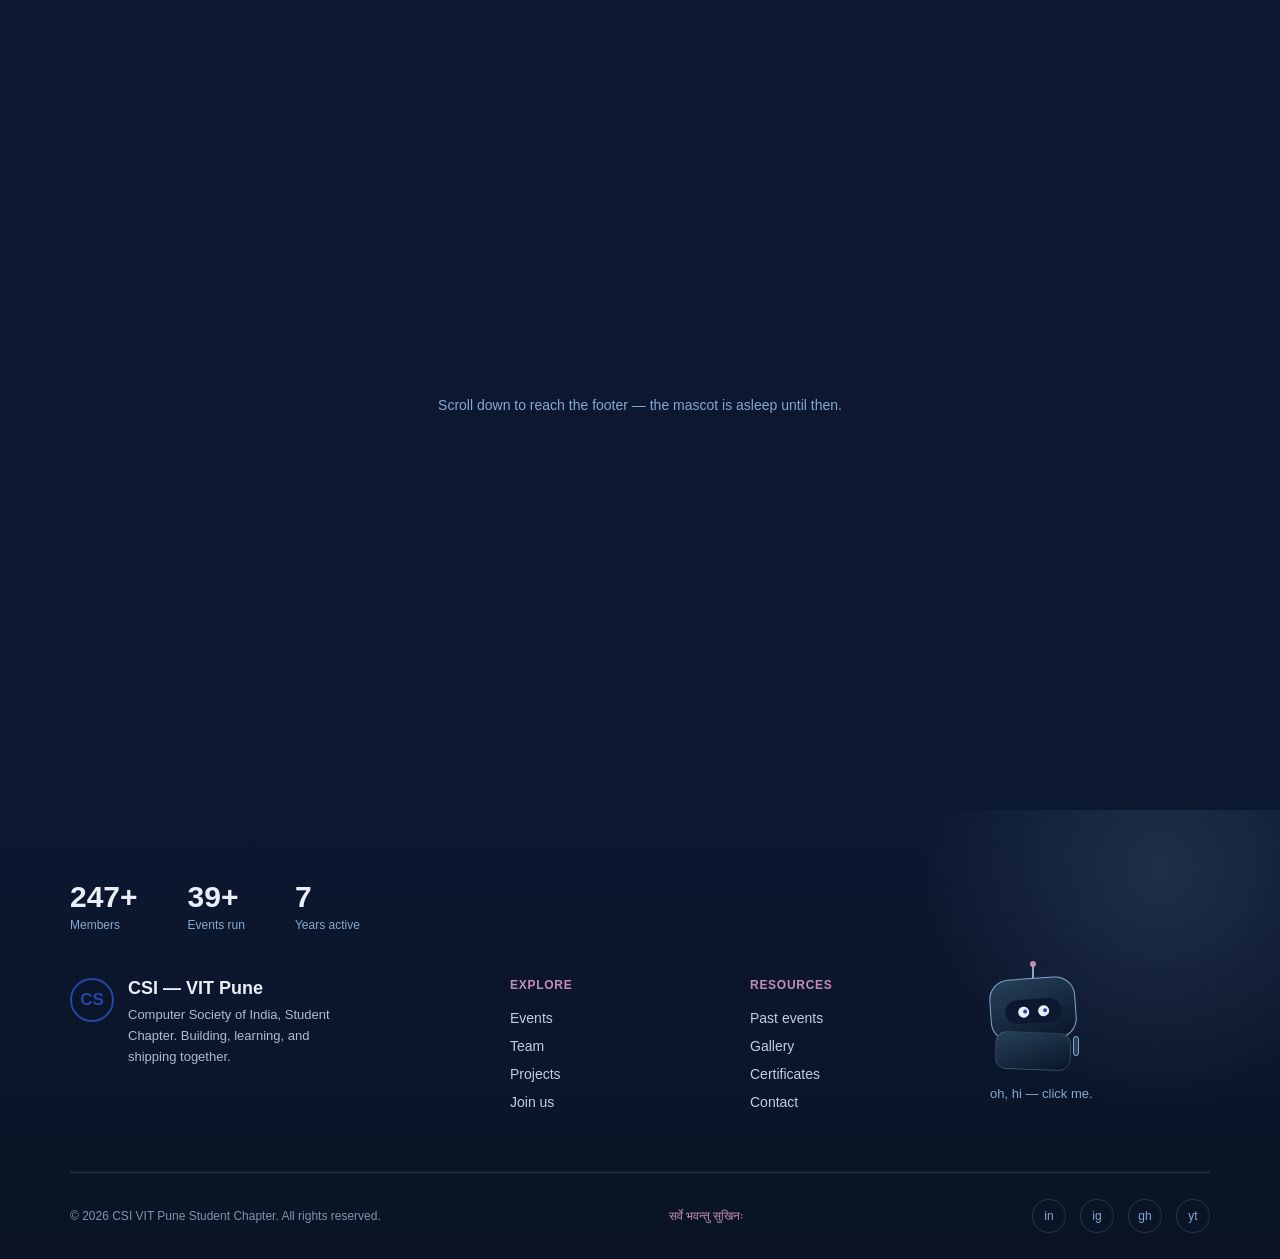
<file: reference/Interactive_Footer_Concept.html>
<!DOCTYPE html>
<html lang="en">
<head>
<meta charset="UTF-8">
<meta name="viewport" content="width=device-width, initial-scale=1, viewport-fit=cover">
<title>CSI VIT Pune — Interactive Footer Concept</title>
<style>
  :root{
    --ink:#0c1830; --ink2:#0a1426; --logo-blue:#2548a6;
    --steel:#26425a; --sky:#86a8cf; --blush:#c38eb4; --pale:#e9eef7; --line: rgba(233,238,247,0.14);
  }
  *{box-sizing:border-box;}
  body{margin:0; background:var(--ink); color:var(--pale); font-family:Arial, Helvetica, sans-serif;}
  footer{max-width:1280px; margin:0 auto;}

  footer{
    position:relative; overflow:hidden;
    background:linear-gradient(180deg, var(--ink) 0%, var(--ink2) 100%);
    padding:70px 70px 0;
  }
  .footer-glow{
    position:absolute; width:480px; height:480px; border-radius:50%;
    right:-120px; top:-180px;
    background:radial-gradient(circle, rgba(134,168,207,0.16), transparent 70%);
  }
  .footer-top{
    position:relative;
    display:flex; align-items:flex-start; flex-wrap:wrap; gap:20px;
    padding-bottom:50px; border-bottom:1px solid var(--line);
  }
  .footer-top > div{margin-right:60px;}
  .f-brand{width:100%; max-width:360px;}
  .f-col{width:160px;}
  .stats{flex-wrap:wrap;}
  .footer-bottom{flex-wrap:wrap; gap:14px;}
  @media(max-width:700px){ footer{padding:50px 24px 0;} .footer-top>div{margin-right:0;} }
  .f-brand{display:flex; align-items:flex-start; gap:14px;}
  .f-mark{width:44px; height:44px; min-width:44px; border-radius:50%; border:2px solid var(--logo-blue); display:flex; align-items:center; justify-content:center; font-weight:bold; color:var(--logo-blue); font-size:17px;}
  .f-brand h4{margin:0 0 6px; font-size:18px; font-weight:bold;}
  .f-brand p{margin:0; font-size:13px; color:#aebbd4; line-height:1.6; max-width:30ch;}

  .f-col h5{font-size:12px; letter-spacing:0.06em; text-transform:uppercase; color:var(--blush); margin:0 0 18px;}
  .f-col ul{list-style:none; margin:0; padding:0;}
  .f-col li{font-size:14px; color:#c3cde0; margin-bottom:12px;}

  .f-robot-col{display:flex; flex-direction:column; align-items:flex-start;}
  .mini-robot{position:relative; width:86px; height:92px; margin-bottom:16px;}
  .mr-ant{position:absolute; left:50%; top:-12px; transform:translateX(-50%); width:2px; height:12px; background:var(--sky); transition:transform 0.3s ease;}
  .mr-ant::after{content:''; position:absolute; top:-5px; left:50%; transform:translateX(-50%); width:6px; height:6px; border-radius:50%; background:var(--blush); transition:box-shadow 0.3s ease;}
  .mr-head{position:absolute; top:0; left:0; width:100%; height:62px; background:linear-gradient(160deg,var(--steel),var(--ink2)); border:1.2px solid var(--sky); border-radius:20px; transition:transform 0.35s ease;}
  .mr-face{position:absolute; top:20px; left:50%; transform:translateX(-50%); width:56px; height:24px; background:var(--ink); border-radius:12px; display:flex; align-items:center; justify-content:space-around; padding:0 8px;}
  .mr-eye{width:11px; height:11px; background:var(--pale); border-radius:50%; position:relative; overflow:hidden;}
  .mr-pupil{position:absolute; width:4.5px; height:4.5px; background:var(--logo-blue); border-radius:50%; top:3.2px; left:5px; transition:transform 0.08s linear;}
  .mr-lid{position:absolute; left:0; right:0; top:0; height:0%; background:var(--ink); transition:height 0.4s ease;}
  .mr-arm{position:absolute; width:6px; height:20px; background:var(--steel); border:1px solid var(--sky); border-radius:4px; top:58px; right:-3px; transform-origin:top center; transform:rotate(0deg); transition:transform 0.3s ease;}
  .mr-body{position:absolute; top:54px; left:5px; right:5px; bottom:0; background:linear-gradient(160deg,var(--steel),var(--ink2)); border:1.2px solid var(--line); border-radius:12px; transition:transform 0.3s ease;}
  .f-robot-col p{font-size:13px; color:var(--sky); margin:0; max-width:20ch;}

  /* mood states */
  .mini-robot.sleeping .mr-lid{ height:85%; }
  .mini-robot.sleeping .mr-head{ animation: mr-bob 2.6s ease-in-out infinite; }
  @keyframes mr-bob{ 0%,100%{ transform:translateY(0) rotate(-1deg); } 50%{ transform:translateY(3px) rotate(1deg); } }
  .mini-robot.startled .mr-lid{ height:0%; transition:height 0.08s ease; }
  .mini-robot.startled .mr-ant{ transform:translateX(-50%) scaleY(1.3); }
  .mini-robot.startled .mr-ant::after{ box-shadow:0 0 12px 3px var(--blush); }
  .mini-robot.startled .mr-head{ animation:none; transform:translateY(-2px); }
  .mini-robot.curious .mr-head{ animation:none; transform:rotate(-4deg); }
  .mini-robot.curious .mr-body{ transform:rotate(2deg); }
  .mini-robot.excited .mr-head{ transform:translateX(6px) rotate(-6deg); }
  .mini-robot.excited .mr-body{ transform:translateX(4px); }
  .mini-robot.excited .mr-arm{ transform:rotate(-55deg); }
  .mini-robot.excited .mr-ant::after{ box-shadow:0 0 10px 3px var(--blush); }

  .footer-bottom{
    position:relative;
    display:flex; align-items:center; justify-content:space-between;
    padding:26px 0;
  }
  .f-copy{font-size:12px; color:#8291ab;}
  .f-social{display:flex; gap:14px;}
  .f-social span{
    width:34px; height:34px; border-radius:50%; border:1px solid var(--line);
    display:flex; align-items:center; justify-content:center; font-size:12px; color:var(--sky);
    cursor:pointer; transition: transform 0.15s ease, background 0.15s ease, color 0.15s ease;
  }
  .f-social span:hover{ background:var(--logo-blue); color:#fff; transform:translateY(-3px); }
  .f-tagline{font-size:12px; color:var(--blush);}

  .f-col a{ color:#c3cde0; text-decoration:none; position:relative; }
  .f-col a::after{
    content:''; position:absolute; left:0; bottom:-3px; width:0; height:1px;
    background:var(--sky); transition:width 0.2s ease;
  }
  .f-col a:hover{ color:var(--sky); }
  .f-col a:hover::after{ width:100%; }

  .mini-robot{ cursor:pointer; }
  .speech{
    position:absolute; left:100px; top:-6px; width:210px;
    background:var(--pale); color:var(--ink); font-size:12px; line-height:1.5;
    padding:12px 14px; border-radius:12px; opacity:0; pointer-events:none;
    transform:translateY(6px); transition:opacity 0.18s ease, transform 0.18s ease;
  }
  .speech::after{
    content:''; position:absolute; left:-6px; top:16px; width:10px; height:10px;
    background:var(--pale); transform:rotate(45deg);
  }
  .f-robot-col.active .speech{ opacity:1; transform:translateY(0); pointer-events:auto; }

  .stats{ display:flex; gap:50px; margin:0 0 46px; }
  .stat{ }
  .stat .num{ font-size:30px; font-weight:bold; color:var(--pale); }
  .stat .label{ font-size:12px; color:var(--sky); margin-top:4px; }
</style>
</head>
<body>

<div style="height:90vh; display:flex; align-items:center; justify-content:center; color:var(--sky); font-size:14px; text-align:center; padding:0 24px;">
  Scroll down to reach the footer — the mascot is asleep until then.
</div>

<footer>
  <div class="footer-glow"></div>

  <div class="stats">
    <div class="stat"><div class="num" id="n1">0</div><div class="label">Members</div></div>
    <div class="stat"><div class="num" id="n2">0</div><div class="label">Events run</div></div>
    <div class="stat"><div class="num" id="n3">0</div><div class="label">Years active</div></div>
  </div>

  <div class="footer-top">
    <div class="f-brand">
      <div class="f-mark">CS</div>
      <div>
        <h4>CSI — VIT Pune</h4>
        <p>Computer Society of India, Student Chapter. Building, learning, and shipping together.</p>
      </div>
    </div>
    <div class="f-col">
      <h5>Explore</h5>
      <ul><li><a href="#">Events</a></li><li><a href="#">Team</a></li><li><a href="#">Projects</a></li><li><a href="#" id="joinLink">Join us</a></li></ul>
    </div>
    <div class="f-col">
      <h5>Resources</h5>
      <ul><li><a href="#">Past events</a></li><li><a href="#">Gallery</a></li><li><a href="#">Certificates</a></li><li><a href="#">Contact</a></li></ul>
    </div>
    <div class="f-robot-col" id="robotCol" style="position:relative;">
      <div class="mini-robot sleeping" id="miniRobot">
        <div class="mr-ant"></div>
        <div class="mr-head"><div class="mr-face">
          <div class="mr-eye"><div class="mr-pupil" id="mp1"></div><div class="mr-lid"></div></div>
          <div class="mr-eye"><div class="mr-pupil" id="mp2"></div><div class="mr-lid"></div></div>
        </div></div>
        <div class="mr-arm"></div>
        <div class="mr-body"></div>
        <div class="speech" id="speech">Fun fact: our first hackathon ran on one broken coffee machine.</div>
      </div>
      <p id="miniCaption">zzz... click me when I wake up.</p>
    </div>
  </div>
  <div class="footer-bottom">
    <div class="f-copy">© 2026 CSI VIT Pune Student Chapter. All rights reserved.</div>
    <div class="f-tagline">सर्वे भवन्तु सुखिनः</div>
    <div class="f-social">
      <span>in</span><span>ig</span><span>gh</span><span>yt</span>
    </div>
  </div>
</footer>

<script>
  // mascot eyes track cursor
  const pupils = [document.getElementById('mp1'), document.getElementById('mp2')];
  document.addEventListener('mousemove', (e) => {
    document.querySelectorAll('.mr-eye').forEach((eyeEl, i) => {
      const r = eyeEl.getBoundingClientRect();
      const cx = r.left + r.width/2, cy = r.top + r.height/2;
      const dx = e.clientX - cx, dy = e.clientY - cy;
      const dist = Math.min(Math.hypot(dx,dy), 40);
      const ang = Math.atan2(dy,dx);
      pupils[i].style.transform = `translate(${Math.cos(ang)*(dist/40)*2.5}px, ${Math.sin(ang)*(dist/40)*2.5}px)`;
    });
  });

  // mood state machine for the footer mascot
  const miniRobot = document.getElementById('miniRobot');
  const miniCaption = document.getElementById('miniCaption');
  let asleep = true, startleTimer = null;

  // a) wake up + curious once the footer scrolls into view
  const ioWake = new IntersectionObserver(entries => {
    entries.forEach(entry => {
      if(entry.isIntersecting && asleep){
        asleep = false;
        miniRobot.classList.remove('sleeping');
        miniRobot.classList.add('curious');
        miniCaption.textContent = "oh, hi — click me.";
      }
    });
  }, {threshold:0.4});
  ioWake.observe(document.querySelector('footer'));

  // b) startled if the cursor gets close while still asleep
  window.addEventListener('mousemove', (e) => {
    if(!asleep) return;
    const r = miniRobot.getBoundingClientRect();
    const cx = r.left + r.width/2, cy = r.top + r.height/2;
    const dist = Math.hypot(e.clientX-cx, e.clientY-cy);
    if(dist < 130){
      asleep = false;
      miniRobot.classList.remove('sleeping');
      miniRobot.classList.add('startled');
      miniCaption.textContent = "huh?! oh — hi!";
      clearTimeout(startleTimer);
      startleTimer = setTimeout(() => {
        miniRobot.classList.remove('startled');
        miniRobot.classList.add('curious');
        miniCaption.textContent = "click me before you go.";
      }, 900);
    }
  });

  // c) excited when hovering the "Join us" link
  const joinLink = document.getElementById('joinLink');
  joinLink.addEventListener('mouseenter', () => { miniRobot.classList.remove('curious'); miniRobot.classList.add('excited'); });
  joinLink.addEventListener('mouseleave', () => { miniRobot.classList.remove('excited'); if(!asleep) miniRobot.classList.add('curious'); });

  // click mascot for speech bubble fun fact
  const facts = [
    "Fun fact: our first hackathon ran on one broken coffee machine.",
    "Psst — the mascot has no official name yet. Got ideas?",
    "250+ members and counting. You could be next.",
    "This footer took more iterations than our last hackathon project."
  ];
  let fi = 0;
  const robotCol = document.getElementById('robotCol');
  const speech = document.getElementById('speech');
  document.getElementById('miniRobot').addEventListener('click', () => {
    speech.textContent = facts[fi % facts.length];
    fi++;
    robotCol.classList.add('active');
    clearTimeout(window._speechTimer);
    window._speechTimer = setTimeout(() => robotCol.classList.remove('active'), 3200);
  });

  // magnetic social icons
  document.querySelectorAll('.f-social span').forEach(icon => {
    icon.addEventListener('mousemove', (e) => {
      const r = icon.getBoundingClientRect();
      const dx = e.clientX - (r.left + r.width/2);
      const dy = e.clientY - (r.top + r.height/2);
      icon.style.transform = `translate(${dx*0.25}px, ${dy*0.25 - 3}px)`;
    });
    icon.addEventListener('mouseleave', () => { icon.style.transform = ''; });
  });

  // animated stat counters
  function animateCount(el, target, suffix) {
    let start = 0;
    const dur = 1200, startTime = performance.now();
    function tick(now){
      const p = Math.min((now - startTime)/dur, 1);
      el.textContent = Math.floor(p * target) + suffix;
      if(p < 1) requestAnimationFrame(tick);
    }
    requestAnimationFrame(tick);
  }
  const statEls = [
    {el: document.getElementById('n1'), target:250, suffix:'+'},
    {el: document.getElementById('n2'), target:40, suffix:'+'},
    {el: document.getElementById('n3'), target:8, suffix:''}
  ];
  const statsSection = document.querySelector('.stats');
  const io = new IntersectionObserver((entries) => {
    entries.forEach(entry => {
      if(entry.isIntersecting){
        statEls.forEach(s => animateCount(s.el, s.target, s.suffix));
        io.disconnect();
      }
    });
  }, {threshold:0.3});
  io.observe(statsSection);
  // fallback: trigger immediately since footer is near top of this demo page
  statEls.forEach(s => animateCount(s.el, s.target, s.suffix));
</script>
</body>
</html>
</file>
<file: preloader.css>
/* ==========================================================================
   CSI VIT Pune Cinematic Preloader Styles
   ========================================================================== */

@import url('https://fonts.googleapis.com/css2?family=Michroma&family=Montserrat:wght@700;800;900&display=swap');

#csi-preloader {
  position: fixed;
  inset: 0;
  width: 100vw;
  height: 100vh;
  background-color: #000000;
  z-index: 9999999;
  display: flex;
  flex-direction: column;
  align-items: center;
  justify-content: center;
  overflow: hidden;
  user-select: none;
  pointer-events: all;
  margin: 0;
  padding: 0;
  transition: opacity 0.75s cubic-bezier(0.22, 1, 0.36, 1), transform 0.75s cubic-bezier(0.22, 1, 0.36, 1), visibility 0.75s;
}

#csi-preloader.csi-preloader-hidden {
  opacity: 0;
  transform: scale(1.35); /* Zooms forward towards camera on exit */
  pointer-events: none;
  visibility: hidden;
}

.csi-preloader-content {
  display: flex;
  flex-direction: column;
  align-items: center;
  justify-content: center;
  width: 100%;
  max-width: 600px;
  padding: 1rem;
  margin: 0 auto;
  text-align: center;
}

.csi-preloader-svg {
  width: 320px;
  height: 320px;
  max-width: 80vw;
  max-height: 80vw;
  margin: 0 auto;
  display: block;
  overflow: visible;
}

@media (min-width: 768px) {
  .csi-preloader-svg {
    width: 410px;
    height: 410px;
  }
}

/* Stroke Line Drawing Animations (3.0s total) */
.csi-draw {
  stroke-dasharray: 2000;
  stroke-dashoffset: 2000;
  animation: csiStrokeAnim 3.0s cubic-bezier(0.25, 1, 0.5, 1) forwards;
}

.csi-outer {
  animation-delay: 0.0s;
  stroke-dasharray: 1800;
  stroke-dashoffset: 1800;
}

.csi-inner {
  animation-delay: 0.2s;
  stroke-dasharray: 1300;
  stroke-dashoffset: 1300;
}

.csi-tri {
  fill-opacity: 0;
  stroke-dasharray: 600;
  stroke-dashoffset: 600;
  animation: csiTriAnim 2.2s cubic-bezier(0.25, 1, 0.5, 1) forwards, csiFillAnim 0.6s ease-out 2.7s forwards;
}

.csi-t1 { animation-delay: 0.3s, 2.7s; }
.csi-t2 { animation-delay: 0.45s, 2.7s; }
.csi-t3 { animation-delay: 0.6s, 2.7s; }
.csi-t4 { animation-delay: 0.75s, 2.7s; }

@keyframes csiStrokeAnim {
  to { stroke-dashoffset: 0; }
}

@keyframes csiTriAnim {
  to { stroke-dashoffset: 0; }
}

@keyframes csiFillAnim {
  to { fill-opacity: 1; }
}

.csi-fade {
  opacity: 0;
  animation: csiFadeIn 1.0s ease-out forwards;
}

.csi-top-text { animation-delay: 0.8s; }
.csi-tm { animation-delay: 0.9s; }
.csi-motto { animation-delay: 1.0s; }
.csi-mid-text { animation-delay: 1.2s; }

@keyframes csiFadeIn {
  to { opacity: 1; }
}

/* Lower Title Block */
.csi-preloader-title {
  margin-top: 2rem;
  display: flex;
  flex-direction: column;
  align-items: center;
  justify-content: center;
  text-align: center;
  width: 100%;
  opacity: 0;
  animation: csiFadeIn 1.0s ease-out 1.4s forwards;
}

.csi-pre-t1 {
  font-family: 'Michroma', sans-serif;
  font-size: clamp(0.85rem, 2.2vw, 1.15rem);
  font-weight: 400;
  letter-spacing: 0.35em;
  text-transform: uppercase;
  color: #ffffff;
  margin: 0 auto;
  text-align: center;
}

.csi-pre-t2 {
  font-family: 'Michroma', sans-serif;
  font-size: clamp(0.62rem, 1.5vw, 0.75rem);
  font-weight: 400;
  letter-spacing: 0.28em;
  text-transform: uppercase;
  color: #00d0ff;
  margin: 0.55rem auto 0 auto;
  text-align: center;
  opacity: 0.9;
}
</file>
